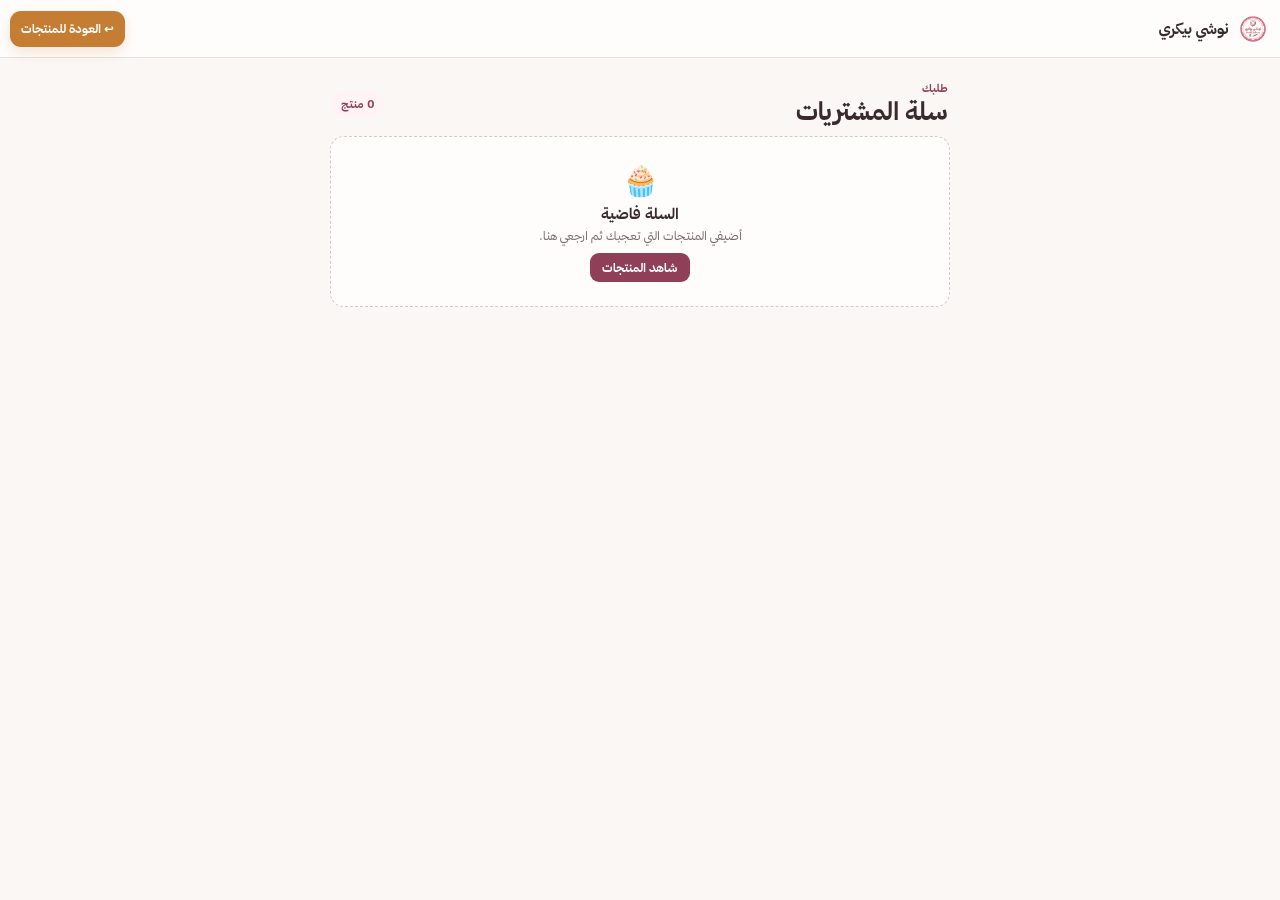
<file: cart.html>
<!doctype html>
<html lang="ar" dir="rtl">
<head>
  <meta charset="UTF-8" />
  <meta name="viewport" content="width=device-width, initial-scale=1, minimum-scale=1, maximum-scale=1, user-scalable=no, viewport-fit=cover" />
  <title>سلة الطلب | نوشي بيكري</title>
  <meta name="theme-color" content="#8f4058" />
  <link rel="icon" href="images/logo.png" />
  <link rel="stylesheet" href="assets/css/cart-v7.css?v=options-20261115-gift-symbols-align-20261110" />
</head>
<body>
  <header class="topbar">
    <a class="brand" id="brandLink" href="order.html#products">
      <img src="images/logo-480.webp" width="44" height="44" alt="شعار نوشي بيكري" />
      <span>نوشي بيكري</span>
    </a>
    <a class="back-button" id="backButton" href="order.html#products">↩ العودة للمنتجات</a>
  </header>

  <main class="page">
    <section class="cart-panel" aria-labelledby="pageTitle">
      <div class="panel-heading">
        <div>
          <p class="eyebrow">طلبك</p>
          <h1 id="pageTitle">سلة المشتريات</h1>
        </div>
        <span class="count-pill"><span id="cartCount">0</span> منتج</span>
      </div>

      <div id="emptyState" class="empty-state" hidden>
        <span aria-hidden="true">🧁</span>
        <strong>السلة فاضية</strong>
        <p>أضيفي المنتجات التي تعجبك ثم ارجعي هنا.</p>
        <a id="emptyBackButton" href="order.html#products">شاهد المنتجات</a>
      </div>

      <div id="cartItems" class="cart-items"></div>

      <form id="checkoutForm" class="checkout" novalidate>
        <section class="form-card" id="phoneSection">
          <div class="field" id="phoneField">
            <label for="customerPhone">📱 رقم الجوال <em>*</em></label>
            <input class="text-input" id="customerPhone" type="tel" inputmode="tel" autocomplete="tel" maxlength="16" placeholder="05XXXXXXXX" aria-describedby="phoneHint phoneError" />
            <p class="field-hint" id="phoneHint">نحتاجه لتأكيد الطلب والتواصل معك عند الحاجة.</p>
            <p class="error" id="phoneError"></p>
          </div>
        </section>

        <section class="form-card gift-panel" id="giftSection" aria-labelledby="giftSwitchTitle">
          <label class="gift-switch" for="giftEnabled">
            <span class="gift-switch-icon" aria-hidden="true">🎁</span>
            <span class="gift-switch-copy"><strong id="giftSwitchTitle">أرسلها هدية</strong><small>تجربة جميلة ومفاجأة خاصة لمن تحبين</small></span>
            <input type="checkbox" id="giftEnabled" aria-controls="giftFields" />
            <span class="gift-toggle-track" aria-hidden="true"></span>
          </label>
          <div id="giftFields" hidden>
            <div class="gift-step" aria-labelledby="giftPeopleTitle">
              <h3 id="giftPeopleTitle"><span class="gift-step-number">1</span> لمين الهدية؟</h3>
              <div class="gift-grid">
                <label>اسم المُهدية <em>*</em><input id="giftSenderName" class="text-input" maxlength="80" autocomplete="name" placeholder="اسمك الجميل" /></label>
                <label>جوال المُهدية <em>*</em><input id="giftSenderPhone" class="text-input" type="tel" inputmode="tel" dir="ltr" maxlength="16" autocomplete="tel" placeholder="05XXXXXXXX" /></label>
                <label>اسم المستلمة <em>*</em><input id="giftRecipientName" class="text-input" maxlength="80" placeholder="اسم اللي بتفرحينها" /></label>
                <label>جوال المستلمة <em>*</em><input id="giftRecipientPhone" class="text-input" type="tel" inputmode="tel" dir="ltr" maxlength="16" placeholder="05XXXXXXXX" /></label>
              </div>
            </div>
            <div class="gift-step" id="giftMessageStep">
              <h3><span class="gift-step-number">2</span> 💌 اكتبي كلماتك الحلوة للمستلمة <em>*</em></h3>
              <div class="gift-option-row" role="radiogroup" aria-label="طريقة كتابة الرسالة">
                <label class="gift-radio-card"><input type="radio" name="giftMessageMode" value="suggested" checked /><span>رسالة نوشي المقترحة</span></label>
                <label class="gift-radio-card"><input type="radio" name="giftMessageMode" value="custom" /><span>أكتب رسالتي بنفسي</span></label>
              </div>
              <label class="gift-text-label" for="giftMessage">رسالتك داخل الهدية</label>
              <textarea id="giftMessage" class="text-input" dir="rtl" maxlength="600" rows="4" required></textarea>
            </div>
            <div class="gift-step" id="giftThemeStep">
              <h3><span class="gift-step-number">3</span> 🎀 اختاري شكل المفاجأة <em>*</em></h3>
              <p class="gift-step-tip">اختاري القالب، ثم شوفي هديتك.</p>
              <div class="gift-themes" role="radiogroup" aria-label="قالب الهدية">
                <label class="gift-theme-choice"><input type="radio" name="giftTheme" value="rose" /><span class="gift-theme-art rose-art" aria-hidden="true">✿</span><span class="gift-theme-name">ورد<small>ناعم ووردي</small></span></label>
                <label class="gift-theme-choice"><input type="radio" name="giftTheme" value="luxury" /><span class="gift-theme-art luxury-art" aria-hidden="true">✦</span><span class="gift-theme-name">فخامة<small>خمري وذهبي</small></span></label>
                <label class="gift-theme-choice"><input type="radio" name="giftTheme" value="joy" /><span class="gift-theme-art joy-art" aria-hidden="true">✺</span><span class="gift-theme-name">فرح<small>ألوان مبهجة</small></span></label>
              </div>
              <button type="button" class="gift-preview-launch" id="giftPreviewSelected" disabled>✨ شوفي هديتك</button>
            </div>
            <div class="gift-step" id="giftScheduleStep">
              <h3><span class="gift-step-number">4</span> 📅 من تختار موعد التوصيل؟ <em>*</em></h3>
              <div class="gift-option-stack" role="radiogroup" aria-label="طريقة اختيار الموعد">
                <label class="gift-radio-card"><input type="radio" name="giftScheduleMode" value="sender" /><span>أنا أحدد الموعد بنفسي<small>نستأذن المستلمة قبل اعتماد الموعد</small></span></label>
                <label class="gift-radio-card"><input type="radio" name="giftScheduleMode" value="recipient" /><span>المستلمة تختار الموعد<small>نرسل لها رابط الهدية لتختار وقتها</small></span></label>
              </div>
              <div class="gift-schedule-hint" id="giftScheduleHint" role="status" aria-live="polite" hidden>
                <span class="gift-hint-icon" aria-hidden="true">✦</span>
                <span class="gift-hint-body"><strong id="giftScheduleHintTitle"></strong><span id="giftScheduleHintText"></span></span>
              </div>
              <label class="gift-consent"><input id="giftConsent" type="checkbox" /><span>أوافق على تواصل فريق نوشي مع المستلمة لتنسيق توصيل الهدية. <em>*</em></span></label>
            </div>
            <p class="error" id="giftError" role="alert"></p>
          </div>
        </section>
        <section class="form-card" id="deliverySection">
          <h2>🚚 نطاق التوصيل <em>*</em></h2>
          <div class="delivery-grid" id="deliveryGroup">
            <label class="delivery-choice">
              <input type="radio" name="delivery" value="inside" />
              <span><b>داخل المذنب</b><small>10 ريال</small></span>
            </label>
            <label class="delivery-choice">
              <input type="radio" name="delivery" value="outside" />
              <span><b>خارج المذنب</b><small>25 ريال</small></span>
            </label>
          </div>
          <p class="error" id="deliveryError"></p>
        </section>

        <section class="form-card" id="scheduleSection">
          <h2>⏰ موعد التوصيل</h2>
          <div class="schedule-grid">
            <div class="field" id="dateField">
              <label for="deliveryDate">تاريخ التوصيل <em>*</em></label>
              <div class="picker-control" id="dateControl">
                <span aria-hidden="true">📅</span>
                <b id="dateText" dir="rtl">اختاري التاريخ</b>
                <input class="native-picker" id="deliveryDate" type="date" aria-label="تاريخ التوصيل" />
              </div>
              <p class="error" id="dateError"></p>
            </div>

            <div class="field" id="timeField">
              <label for="deliveryTime">وقت التوصيل <em>*</em></label>
              <div class="picker-control select-picker" id="timeControl">
                <span aria-hidden="true">🕐</span>
                <select id="deliveryTime" class="time-select" aria-label="وقت التوصيل">
                  <option value="">اختاري الوقت</option>
                </select>
              </div>
              <p class="field-hint delivery-time-hint">الأوقات المتاحة من <span class="hint-time" data-noshi-display-skip><span dir="rtl">صباحًا</span><span dir="ltr">6:00</span></span> إلى <span class="hint-time" data-noshi-display-skip><span dir="rtl">صباحًا</span><span dir="ltr">12:00</span></span></p>
              <p class="error" id="timeError"></p>
            </div>
          </div>
        </section>

        <section class="form-card" id="notesSection">
          <label class="notes-label" for="notes">ملاحظات الطلب <small>(اختياري)</small></label>
          <textarea id="notes" rows="3" placeholder="مثال: تقليل كمية السكر، أو أي ملاحظة مهمة"></textarea>
        </section>
<section class="form-card" id="couponSection">
  <label class="notes-label" for="couponInput">
    🎟️ عندك كود خصم؟
  </label>

  <div class="coupon-controls">
    <input
      id="couponInput"
      type="text"
      maxlength="32"
      autocomplete="off"
      placeholder="اكتب كود الخصم"
    />
    <button id="couponApply" class="coupon-action" type="button">تطبيق</button>
    <button id="couponRemove" class="coupon-action" type="button" hidden>إزالة</button>
  </div>

  <p id="couponMessage" role="status" aria-live="polite" data-state="neutral"></p>

</section>
        <section class="summary" aria-live="polite">
          <div><span id="subtotalLabel">مجموع المنتجات</span><b id="subtotal">0 ريال</b></div>
          <div class="discount-row" id="discountRow" hidden><span>الخصم</span><b id="discountAmount">− 0 ريال</b></div>
          <div id="couponDiscountRow" hidden>
  <span>🎟️ خصم الكوبون</span>
  <b id="couponDiscountAmount">− 0 ريال</b>
</div>
          <div><span>التوصيل</span><b id="deliveryFee">لم يُحدد</b></div>
          <div class="total"><span>الإجمالي النهائي</span><strong id="grandTotal">0 ريال</strong></div>
        </section>

        <p class="form-message" id="formMessage" role="alert"></p>
        <button class="submit-button" id="submitButton" type="submit">
          <span aria-hidden="true">✅</span>
          <span id="submitButtonText">اعتماد الطلب</span>
        </button>
      </form>
    </section>
  </main>

  <dialog class="gift-preview-modal" id="giftPreviewDialog" aria-label="معاينة الهدية التفاعلية">
    <div class="gift-preview-shell">
      <div class="gift-preview-top"><div><strong>✨ جربي الهدية بنفسك</strong><small>هذه هي تجربة المستلمة الفعلية — بدون إرسال طلب</small></div><button type="button" id="giftPreviewClose" class="gift-preview-close" aria-label="إغلاق المعاينة">✕ إغلاق</button></div>
      <div class="gift-preview-tabs" role="group" aria-label="تبديل قالب الهدية">
        <button type="button" data-preview-theme="rose">🌸 ورد</button>
        <button type="button" data-preview-theme="luxury">✨ فخامة</button>
        <button type="button" data-preview-theme="joy">🎉 فرح</button>
      </div>
      <button type="button" class="gift-preview-select" id="giftPreviewUse">✓ اعتمدي هذا القالب</button>
      <iframe id="giftPreviewFrame" title="تجربة فتح الهدية" src="about:blank" loading="lazy" referrerpolicy="no-referrer" sandbox="allow-scripts allow-same-origin"></iframe>
    </div>
  </dialog>
  <div class="toast" id="toast" role="status" aria-live="polite"></div>
  <dialog class="status-dialog success-dialog" id="orderSuccessDialog" aria-labelledby="orderSuccessTitle">
    <div class="status-dialog-card success-card" id="orderSuccessMain">
      <div class="success-mark" aria-hidden="true"><span>✓</span></div>

      <div class="success-heading">
        <h2 id="orderSuccessTitle">وصل طلبك لنوشي! 🎉</h2>
        <p>تم تسجيل طلبك بنجاح.</p>
      </div>

      <div class="order-ticket" aria-label="رقم الطلب">
        <span>رقم طلبك</span>
        <strong class="success-order-number" id="successOrderNumber" dir="ltr">—</strong>
      </div>

      <p class="success-message" id="checkoutSuccessMessage">تكرّمًا، أرسل رقم الطلب لنا على الواتساب علشان نتابع طلبك بسهولة.</p>
      <div class="gift-success-next" id="checkoutGiftSuccessNote" hidden>
        <strong>وش يصير بعد الطلب؟</strong>
        <div class="gift-success-point"><span aria-hidden="true">1</span><p>نتواصل مع المستلمة لإرسال رابط الهدية وتأكيد الموعد.</p></div>
        <div class="gift-success-point"><span aria-hidden="true">2</span><p>أرسلي رقم الطلب لنا على واتساب للمتابعة.</p></div>
      </div>

      <div class="whatsapp-handoff" id="checkoutWhatsappHandoff" aria-live="polite">
        <p>سيتم تحويلك تلقائيًا إلى واتساب خلال <b id="whatsAppCountdown">10</b> ثوانٍ</p>
        <div class="countdown-track" aria-hidden="true"><span id="whatsAppCountdownBar"></span></div>
      </div>

      <button class="success-close" id="successWhatsAppButton" type="button">إرسال رقم الطلب عبر واتساب</button>
    </div>

    <div class="status-dialog-card success-card thanks-card noshi-signature-card" id="orderThanksPanel" hidden>
      <button class="thanks-close" id="thanksCloseButton" type="button" aria-label="إغلاق">×</button>

      <div class="thanks-content">
        <div class="thanks-emoji" aria-hidden="true">🌝💕</div>
        <h2>شكرًا لطلبك من نوشي</h2>
        <p>نتمنى لك تجربة جميلة 💕</p>
      </div>
    </div>
  </dialog>

  <script src="assets/js/products-v5.js?v=options-20261115" defer></script>
  <script src="assets/js/offers-v7.js" defer></script>
  <script src="assets/js/product-options-v1.js?v=options-20261115" defer></script>
  <script src="assets/js/cart-store-v7.js?v=options-20261115" defer></script>
  <script src="assets/js/order-api-config-v1.js" defer></script>
  <script src="assets/js/cart-v7.js?v=options-20261115" defer></script><script src="assets/js/display-format.js?v=1.0.0" defer></script>
</body>
</html>
</file>
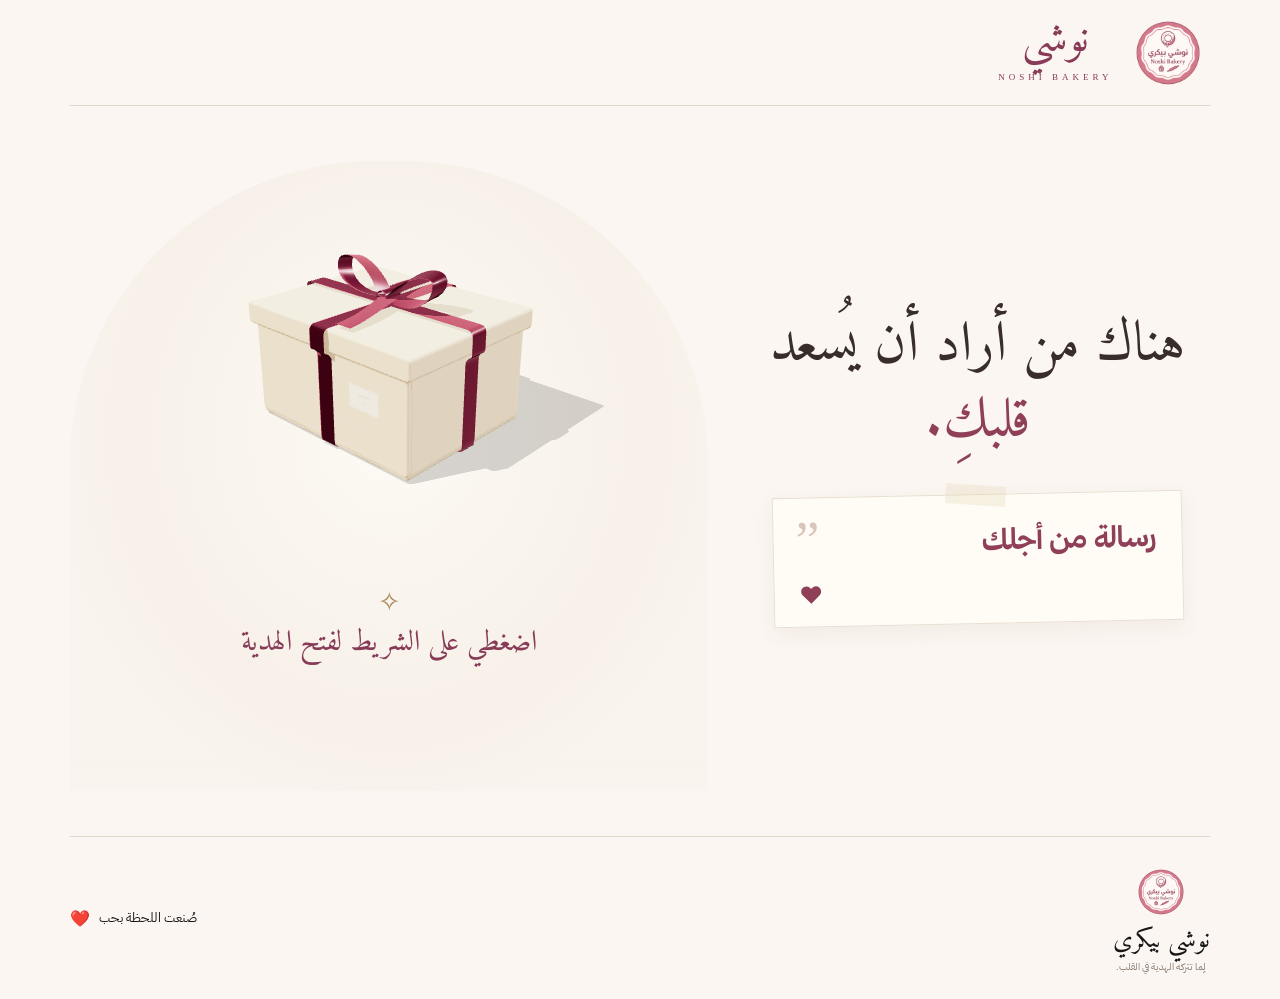
<file: gift.html>
<!DOCTYPE html>

<html dir="rtl" lang="ar"><head><meta charset="utf-8"/><meta content="width=device-width,initial-scale=1" name="viewport"/><meta content="#f5f0e8" name="theme-color"/><meta content="هدية اختيرت لكِ بحب. افتحي الشريط، اكتشفي التفاصيل، واختاري موعد وصولها." name="description"/><title>هديتك من نوشي 🎁</title><link href="assets/css/gift.css?v=gift-round2-20261109" rel="stylesheet"/><meta content="no-referrer" name="referrer"/><meta content="noindex,nofollow" name="robots"/></head>
<body class="gift-theme-pending"><header><div class="brand-group"><img class="noshi-logo" src="images/Noshi.webp" alt="شعار نوشي بيكري" width="84" height="84"/><a aria-label="نوشي الرئيسية" class="brand" href="order.html">نوشي<span>NOSHI BAKERY</span></a></div></header>
<main><section class="experience"><div class="story"><h1>هناك من أراد أن يُسعد <span class="heartword">قلبكِ.</span></h1><article class="letter"><span class="letter-label">رسالة من أجلك</span><span class="quote">”</span><p></p><div class="signature"><span></span><span class="heart"><svg class="letter-heart-icon" aria-hidden="true" viewBox="0 0 24 24" width="23" height="23" xmlns="http://www.w3.org/2000/svg"><path fill="currentColor" d="M20.84 4.61a5.5 5.5 0 0 0-7.78 0L12 5.67l-1.06-1.06a5.5 5.5 0 0 0-7.78 7.78l1.06 1.06L12 21.23l7.78-7.78 1.06-1.06a5.5 5.5 0 0 0 0-7.78Z"/></svg></span></div></article></div>
<div class="gift-area"><div aria-label="صندوق هدية ثلاثي الأبعاد" id="stage"><div id="loading">نرتّب لكِ لحظة جميلة…</div><button aria-label="اضغطي على شريط الهدية لفكه" disabled="" id="gift-hit"></button></div><div class="scene-caption"><span class="spark" id="scene-spark">✧</span><p aria-live="polite" id="instruction">اضغطي على الشريط لفتح الهدية</p><button class="details-button" hidden="" id="action">اضغطي هنا لمعرفة المزيد</button></div></div></section>
<section class="reveal" hidden="" id="reveal"><div class="section-title"><h2>هدايا اختيرت لكِ بحب</h2></div><div class="products products-photos"></div>
<section class="delivery" id="delivery"><div class="delivery-intro"><h2>متى يناسبك توصيل هديتك؟</h2><p class="demo-note" hidden="" id="demo-note">هذه معاينة فقط؛ لم يُحفظ الموعد.</p></div><div class="proposed-appointment" hidden="" id="proposed-appointment"><p class="proposed-heading" id="proposed-heading">المُهدية اختارت لكِ هذا الموعد، هل يناسبك؟</p><p class="proposed-value" dir="ltr" id="proposed-value"></p><div class="proposed-options"><button class="choice-button" id="accept-proposed" type="button">نعم، الموعد يناسبني</button><button class="choice-button secondary" id="change-proposed" type="button">لا، أبي أحدد بنفسي</button></div></div><form hidden="" id="schedule"><label for="date">تاريخ التوصيل</label><div class="gift-date-control" id="gift-date-control"><span aria-hidden="true">📅</span><b id="gift-date-text" dir="rtl">اختاري التاريخ</b><input aria-label="تاريخ التوصيل" id="date" required="" type="date"/></div><fieldset><legend>وقت التوصيل</legend><select aria-label="وقت التوصيل" id="time" required=""><option value="">اختاري الوقت</option></select></fieldset><button class="primary" type="submit">تأكيد موعد توصيل هديتي</button></form><div hidden="" id="confirmation" role="status"></div></section></section>
</main><footer><span class="footer-brand"><img class="footer-noshi-logo" src="images/Noshi.webp" alt="شعار نوشي بيكري" width="60" height="60"/><span class="footer-brand-name">نوشي بيكري</span> <small>لِما تتركه الهدية في القلب.</small></span><span><span class="footer-love">صُنعت اللحظة بحب <b aria-label="قلب أحمر ينبض">❤️</b></span></span></footer><script defer="" src="assets/js/products-v5.js"></script><script defer="" src="assets/js/order-api-config-v1.js"></script><script src="assets/js/gift-3d.js?v=gift-time-20261112" type="module"></script></body></html>
</file>
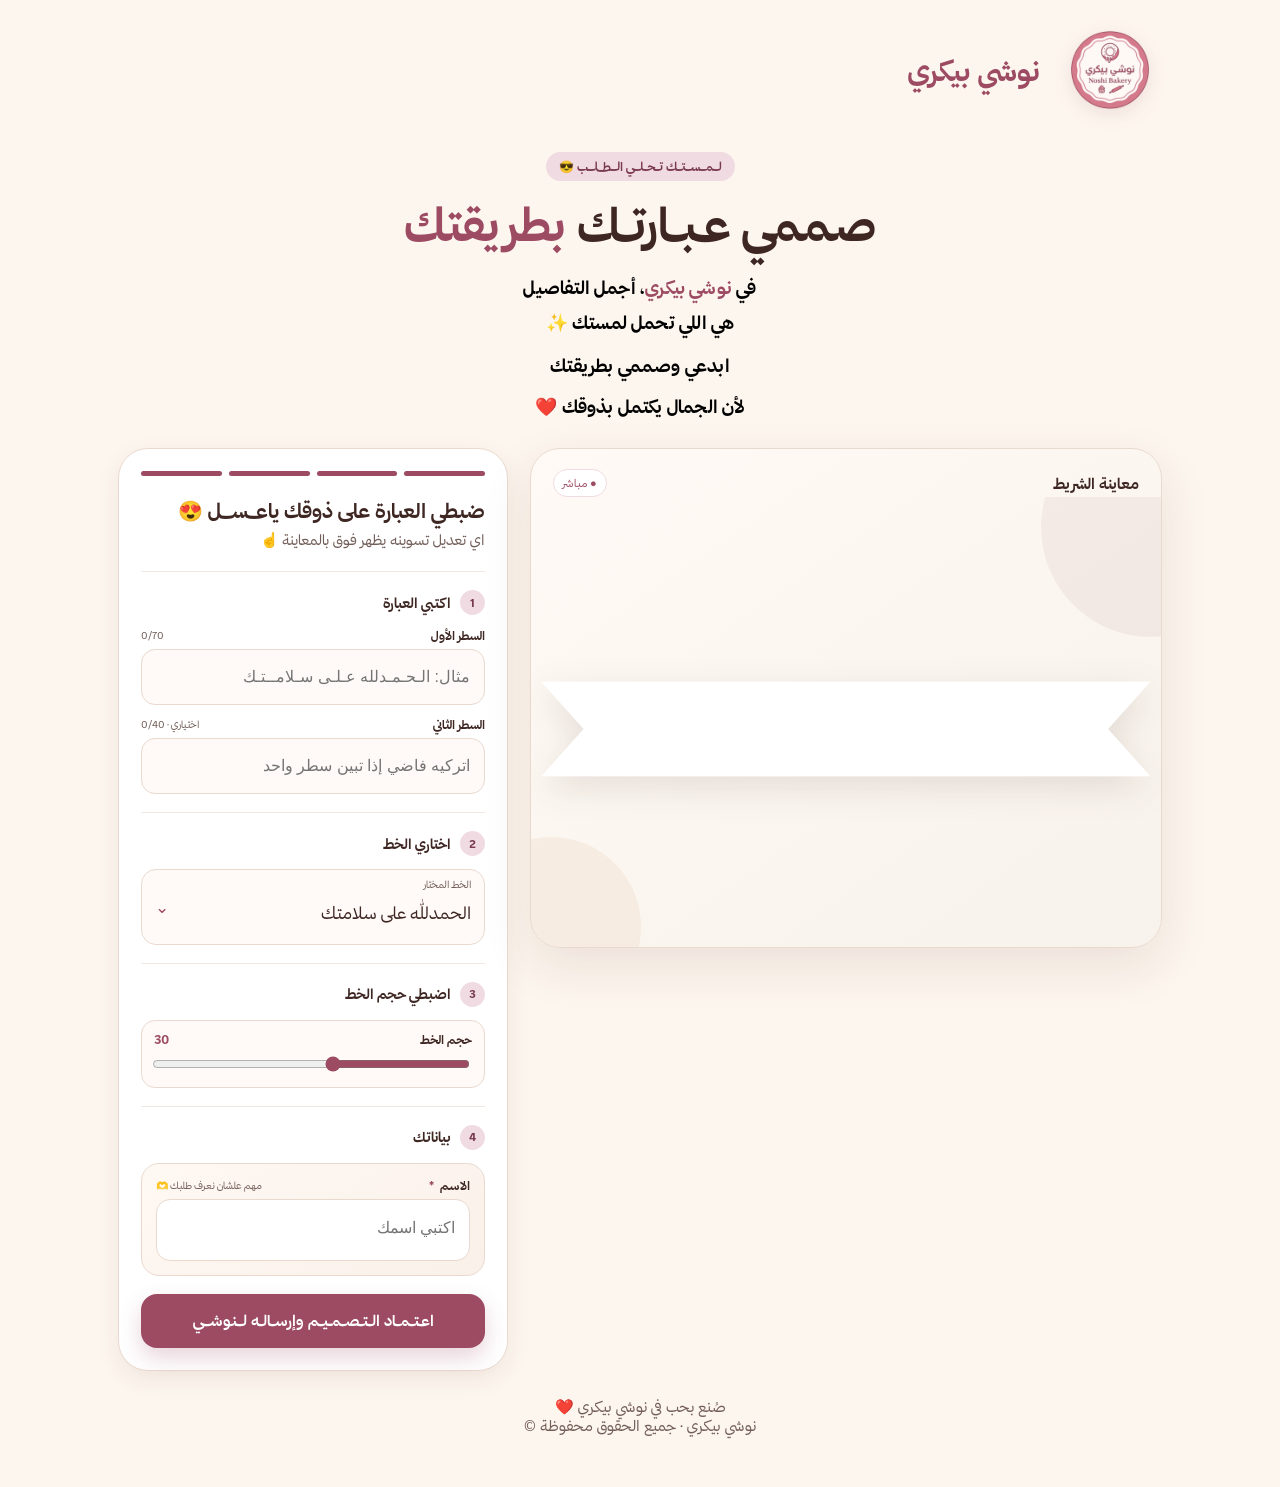
<file: ribbon.html>
<!doctype html>
<html lang="ar" dir="rtl">
  <head>
    <meta charset="utf-8" />
    <meta
      name="viewport"
      content="width=device-width,initial-scale=1,maximum-scale=1,user-scalable=no"
    />
    <meta name="theme-color" content="#9c4b63" />
    <style>
      @font-face {
        font-family: "Thmanyah";
        src: url("./fonts/thmanyahsans-Regular.woff2") format("woff2");
        font-weight: 400;
        font-display: swap;
      }
      @font-face {
        font-family: "Thmanyah";
        src: url("./fonts/thmanyahsans-Bold.woff2") format("woff2");
        font-weight: 700 900;
        font-display: swap;
      }
      @font-face {
        font-family: "DigitalMadina";
        src: url("./fonts/DigitalMadina-NON%20V1.ttf") format("truetype");
        font-weight: 400;
        font-display: swap;
      }
      @font-face {
        font-family: "MilanDisplay";
        src: url("./fonts/Milan%20Display%20Black.otf") format("opentype");
        font-weight: 400;
        font-display: swap;
      }
      @font-face {
        font-family: "ZainSwashes";
        src: url("./fonts/zainmobileswashes-VF.ttf") format("truetype");
        font-weight: 400;
        font-display: swap;
      }
      @font-face {
        font-family: "Hajeen";
        src: url("./fonts/Hajeen-Regular.ttf") format("truetype");
        font-weight: 400;
        font-display: swap;
      }
      :root {
        --primary: #9c4b63;
        --primary-dark: #793a4f;
        --primary-light: #f1dbe3;
        --honey: #d4a373;
        --cream: #fdf6ee;
        --beige: #f7f2eb;
        --white: #fff;
        --ink: #3e2723;
        --muted: #725e58;
        --border: #ead9cf;
        --shadow: 0 18px 50px rgba(74, 44, 39, 0.1);
        --shadow-sm: 0 8px 24px rgba(74, 44, 39, 0.07);
        --radius: 24px;
      }
      * {
        box-sizing: border-box;
      }
      html {
        scroll-behavior: smooth;
      }
      body {
        margin: 0;
        background: var(--cream);
        color: var(--ink);
        font-family: Thmanyah, Tahoma, Arial, sans-serif;
        min-height: 100vh;
      }
      button,
      input,
      select {
        font: inherit;
      }
      button {
        cursor: pointer;
      }
      .page {
        max-width: 1080px;
        margin: auto;
        padding: 18px 18px 52px;
      }
      .topbar {
        min-height: 100px;
        display: flex;
        align-items: center;
        justify-content: space-between;
        gap: 20px;
      }
      .brand {
        display: flex;
        align-items: center;
        gap: 18px;
      }
      .brand img {
        width: 104px;
        height: 104px;
        object-fit: contain;
        filter: drop-shadow(0 5px 9px rgba(121, 58, 79, 0.12));
      }
      .brand-title {
        font-weight: 900;
        color: var(--primary);
        font-size: 28px;
      }
      .brand-sub {
        font-size: 18px;
        color: var(--muted);
        margin-top: 1px;
      }
      .safe {
        font-size: 12px;
        color: var(--muted);
        display: flex;
        align-items: center;
        gap: 7px;
      }
      .safe-dot {
        width: 8px;
        height: 8px;
        border-radius: 50%;
        background: var(--honey);
      }
      .intro {
        text-align: center;
        padding: 30px 12px 24px;
      }
      .pill {
        display: inline-flex;
        align-items: center;
        gap: 7px;
        background: var(--primary-light);
        color: var(--primary-dark);
        font-size: 12px;
        font-weight: 800;
        padding: 7px 13px;
        border-radius: 999px;
        margin-bottom: 14px;
      }
      .intro h1 {
        margin: 0;
        font-size: clamp(28px, 6vw, 46px);
        line-height: 1.28;
        font-weight: 900;
      }
      .intro h1 span {
        color: var(--primary);
      }
      .intro p,
      .intro p strong,
      .intro p .intro-highlight,
      .intro p span,
      .intro p .accent {
        max-width: 620px;
        margin: 16px auto 0;
        color: #000;
        font-size: 18px;
        font-weight: 800;
        letter-spacing: 0.01em;
        line-height: 1.95;
      }
      .intro p strong {
        display: block;
        margin-bottom: 8px;
      }
      .intro p .intro-highlight {
        display: block;
        margin: 6px 0;
      }
      .intro p .accent {
        color: var(--primary);
      }
      .designer {
        display: grid;
        grid-template-columns: 1fr 390px;
        gap: 22px;
        align-items: start;
      }
      .preview-panel {
        position: sticky;
        top: 16px;
        background: linear-gradient(145deg, #fffaf5, #f7f2eb);
        border: 1px solid var(--border);
        border-radius: 30px;
        box-shadow: var(--shadow);
        overflow: hidden;
        min-height: 500px;
        display: flex;
        flex-direction: column;
      }
      .preview-head {
        padding: 20px 22px 0;
        display: flex;
        justify-content: space-between;
        align-items: center;
      }
      .preview-title {
        font-weight: 900;
        font-size: 15px;
      }
      .live {
        font-size: 11px;
        color: var(--primary);
        background: #fff;
        border: 1px solid var(--primary-light);
        padding: 6px 9px;
        border-radius: 999px;
      }
      .stage {
        flex: 1;
        display: flex;
        align-items: center;
        justify-content: center;
        padding: 48px 30px 34px;
        position: relative;
        overflow: hidden;
      }
      .stage:before,
      .stage:after {
        content: "";
        position: absolute;
        border-radius: 50%;
        pointer-events: none;
      }
      .stage:before {
        width: 220px;
        height: 220px;
        background: rgba(156, 75, 99, 0.08);
        right: -100px;
        top: -80px;
      }
      .stage:after {
        width: 180px;
        height: 180px;
        background: rgba(212, 163, 115, 0.12);
        left: -70px;
        bottom: -70px;
      }
      .ribbon-wrap {
        /* المقاس المرجعي نفسه المستخدم في الطباعة: 21 سم */
        width: 210mm;
        max-width: none;
        flex: 0 0 auto;
        position: relative;
        z-index: 2;
        transform-origin: center center;
        filter: drop-shadow(0 14px 22px rgba(62, 39, 35, 0.12));
      }
      .ribbon {
        width: 100%;
        min-height: 124px;
        background: #fff;
        color: #000;
        clip-path: polygon(0 0, 7% 50%, 0 100%, 100% 100%, 93% 50%, 100% 0);
        display: flex;
        flex-direction: column;
        align-items: center;
        justify-content: center;
        padding: 18px 9%;
        text-align: center;
        gap: 5px;
      }
      .ribbon-line {
        display: flex;
        align-items: center;
        justify-content: center;
        gap: 0.18em;
        white-space: nowrap;
        max-width: 100%;
        font-size: 32px;
        line-height: 1.25;
      }
      .ribbon-line.second:empty {
        display: none;
      }
      .preview-caption {
        text-align: center;
        padding: 0 22px 23px;
        color: var(--muted);
        font-size: 11px;
        line-height: 1.7;
      }
      .form-card {
        background: #fff;
        border: 1px solid var(--border);
        border-radius: 30px;
        box-shadow: var(--shadow-sm);
        padding: 22px;
      }
      .progress {
        display: flex;
        gap: 7px;
        margin-bottom: 22px;
      }
      .progress span {
        height: 5px;
        border-radius: 999px;
        background: var(--beige);
        flex: 1;
      }
      .progress span.active {
        background: var(--primary);
      }
      .form-title {
        font-size: 20px;
        font-weight: 900;
        margin: 0 0 5px;
      }
      .form-note {
        font-size: 14.5px;
        color: var(--muted);
        margin: 0 0 20px;
        line-height: 1.6;
      }
      .section {
        padding: 18px 0;
        border-top: 1px solid #f2e8e1;
      }
      .section:first-of-type {
        border-top: 0;
        padding-top: 0;
      }
      .section-label {
        display: flex;
        align-items: center;
        gap: 9px;
        font-weight: 900;
        font-size: 14px;
        margin-bottom: 13px;
      }
      .num {
        width: 25px;
        height: 25px;
        border-radius: 50%;
        display: grid;
        place-items: center;
        background: var(--primary-light);
        color: var(--primary-dark);
        font-size: 11px;
        font-weight: 900;
      }
      .field {
        margin-bottom: 12px;
      }
      .field:last-child {
        margin-bottom: 0;
      }
      .label {
        display: flex;
        justify-content: space-between;
        align-items: center;
        font-size: 12px;
        font-weight: 800;
        margin-bottom: 6px;
      }
      .label small {
        font-weight: 400;
        color: var(--muted);
      }
      .input,
      .select {
        width: 100%;
        height: 48px;
        border: 1px solid var(--border);
        border-radius: 14px;
        background: #fffaf7;
        color: var(--ink);
        padding: 0 13px;
        outline: none;
        transition: 0.18s;
      }
      .input:focus,
      .select:focus {
        border-color: var(--primary);
        box-shadow: 0 0 0 4px rgba(156, 75, 99, 0.09);
        background: #fff;
      }
      .rangebox {
        background: #fffaf7;
        border: 1px solid var(--border);
        border-radius: 14px;
        padding: 11px 12px;
      }
      .rangehead {
        display: flex;
        justify-content: space-between;
        align-items: center;
        margin-bottom: 7px;
        font-size: 12px;
        font-weight: 800;
      }
      .rangevalue {
        color: var(--primary);
        font-size: 12px;
      }
      .range {
        width: 100%;
        accent-color: var(--primary);
      }
      .font-picker {
        position: relative;
      }
      .font-trigger {
        width: 100%;
        min-height: 54px;
        border: 1px solid var(--border);
        border-radius: 15px;
        background: #fffaf7;
        padding: 8px 13px;
        display: flex;
        align-items: center;
        justify-content: space-between;
        gap: 12px;
        color: var(--ink);
        transition: 0.18s;
      }
      .font-trigger:hover,
      .font-trigger.open {
        border-color: var(--primary);
        box-shadow: 0 0 0 4px rgba(156, 75, 99, 0.07);
        background: #fff;
      }
      .font-current {
        display: flex;
        flex-direction: column;
        align-items: flex-start;
        gap: 2px;
        min-width: 0;
      }
      .font-current small {
        font-family: Thmanyah, Tahoma, sans-serif;
        color: var(--muted);
        font-size: 10px;
      }
      .font-current-preview {
        font-size: 17px;
        line-height: 1.9;
        white-space: nowrap;
        overflow: visible;
        max-width: 100%;
        padding-top: 4px;
        padding-bottom: 6px;
      }
      .font-arrow {
        font-family: Arial, sans-serif;
        color: var(--primary);
        font-size: 17px;
        transition: 0.18s;
      }
      .font-trigger.open .font-arrow {
        transform: rotate(180deg);
      }
      .font-menu {
        display: none;
        position: absolute;
        z-index: 50;
        top: calc(100% + 7px);
        right: 0;
        left: 0;
        background: #fff;
        border: 1px solid var(--border);
        border-radius: 17px;
        padding: 6px;
        box-shadow: 0 18px 45px rgba(62, 39, 35, 0.16);
        max-height: 290px;
        overflow: auto;
      }
      .font-menu.show {
        display: block;
        animation: fontPop 0.14s ease;
      }
      .font-item {
        width: 100%;
        border: 0;
        background: transparent;
        border-radius: 12px;
        padding: 10px 11px;
        display: flex;
        align-items: center;
        justify-content: space-between;
        gap: 10px;
        text-align: right;
        color: var(--ink);
      }
      .font-item:hover {
        background: #fff6f8;
      }
      .font-item.active {
        background: var(--primary-light);
        color: var(--primary-dark);
      }
      .font-sample {
        font-size: 17px;
        line-height: 1.5;
      }
      .font-name {
        display: none;
        font-family: Thmanyah, Tahoma, sans-serif;
        font-size: 10px;
        color: var(--muted);
        white-space: nowrap;
      }
      .font-item.active .font-name {
        color: var(--primary-dark);
      }
      @keyframes fontPop {
        from {
          opacity: 0;
          transform: translateY(-4px);
        }
        to {
          opacity: 1;
          transform: none;
        }
      }
      .heart {
        display: inline-block;
        animation: heartbeat 1.3s ease-in-out infinite;
      }

      @keyframes heartbeat {
        0%,
        100% {
          transform: scale(1);
        }
        15% {
          transform: scale(1.2);
        }
        30% {
          transform: scale(1);
        }
        45% {
          transform: scale(1.12);
        }
        60% {
          transform: scale(1);
        }
      }
      .customer-box {
        background: linear-gradient(145deg, #fff9f3, #f9f0e9);
        border: 1px solid var(--border);
        padding: 14px;
        border-radius: 18px;
        margin-top: 4px;
      }
      .customer-box .input {
        background: #fff;
      }
      .submit {
        width: 100%;
        min-height: 54px;
        border: 0;
        border-radius: 16px;
        background: var(--primary);
        color: #fff;
        font-weight: 900;
        font-size: 15px;
        box-shadow: 0 10px 22px rgba(156, 75, 99, 0.23);
        transition: 0.18s;
      }
      .submit:hover {
        background: var(--primary-dark);
        transform: translateY(-1px);
      }
      .submit:active {
        transform: translateY(0);
      }
      .under-submit {
        text-align: center;
        color: var(--muted);
        font-size: 10.5px;
        margin-top: 9px;
      }
      .success-note {
        display: none;
        margin-top: 12px;
        background: #fff8fb;
        border: 1px solid var(--primary-light);
        border-radius: 15px;
        padding: 12px 14px;
        text-align: center;
        color: var(--primary-dark);
        font-size: 12px;
        line-height: 1.8;
      }
      .success-note strong {
        display: inline-block;
        font-size: 14px;
        color: var(--ink);
        direction: ltr;
        letter-spacing: 0.04em;
        margin-inline: 4px;
      }
      .error-note {
        display: none;
        margin-top: 12px;
        background: #fff5f5;
        border: 1px solid #efcaca;
        border-radius: 15px;
        padding: 12px 14px;
        text-align: center;
        color: #8b3434;
        font-size: 12px;
        line-height: 1.7;
      }
      .field-error {
        display: none;
        margin-top: 7px;
        color: #9c4b63;
        font-size: 11px;
        font-weight: 700;
        align-items: center;
        gap: 5px;
      }
      .field-error.show {
        display: flex;
      }
      .input.invalid {
        border-color: #9c4b63 !important;
        background: #fff7f8 !important;
        box-shadow: 0 0 0 4px rgba(156, 75, 99, 0.08) !important;
      }
      .required-mark {
        color: #9c4b63;
        font-weight: 900;
        margin-right: 3px;
      }
      @keyframes fieldShake {
        0%,
        100% {
          transform: translateX(0);
        }
        25% {
          transform: translateX(3px);
        }
        75% {
          transform: translateX(-3px);
        }
      }
      .input.invalid {
        animation: fieldShake 0.18s ease 2;
      }
      .modal-backdrop {
        position: fixed;
        inset: 0;
        background: rgba(62, 39, 35, 0.38);
        backdrop-filter: blur(7px);
        display: none;
        align-items: center;
        justify-content: center;
        padding: 18px;
        z-index: 1000;
      }
      .modal-backdrop.show {
        display: flex;
      }
      .success-modal {
        width: min(100%, 430px);
        background: #fff;
        border: 1px solid rgba(255, 255, 255, 0.75);
        border-radius: 30px;
        box-shadow: 0 28px 80px rgba(62, 39, 35, 0.24);
        padding: 30px 24px 24px;
        text-align: center;
        position: relative;
        animation: pop 0.22s ease;
      }
      .modal-close {
        position: absolute;
        top: 14px;
        left: 14px;
        width: 36px;
        height: 36px;
        border: 0;
        border-radius: 50%;
        background: var(--beige);
        color: var(--muted);
        font-size: 22px;
        line-height: 1;
      }
      .modal-emoji {
        width: 74px;
        height: 74px;
        border-radius: 24px;
        margin: 2px auto 16px;
        display: grid;
        place-items: center;
        background: linear-gradient(145deg, var(--primary-light), #fff4e8);
        font-size: 36px;
        box-shadow: 0 12px 28px rgba(156, 75, 99, 0.12);
      }
      .success-modal h3 {
        margin: 0;
        color: var(--primary-dark);
        font-size: 24px;
        font-weight: 900;
      }
      .success-modal p {
        margin: 8px 0 18px;
        color: var(--muted);
        font-size: 13px;
        line-height: 1.8;
      }
      .order-card {
        background: var(--cream);
        border: 1px dashed #d8b3bf;
        border-radius: 20px;
        padding: 14px 16px;
        margin: 0 auto 18px;
      }
      .order-label {
        font-size: 11px;
        color: var(--muted);
        margin-bottom: 5px;
      }
      .order-code {
        font-size: 27px;
        font-weight: 900;
        color: var(--ink);
        direction: ltr;
        letter-spacing: 0.08em;
        white-space: nowrap;
      }
      .modal-done {
        width: 100%;
        height: 50px;
        border: 0;
        border-radius: 15px;
        background: var(--primary);
        color: #fff;
        font-weight: 900;
        font-size: 14px;
      }
      .modal-done:hover {
        background: var(--primary-dark);
      }
      @keyframes pop {
        from {
          transform: scale(0.96);
          opacity: 0;
        }
        to {
          transform: scale(1);
          opacity: 1;
        }
      }
      .footer {
        text-align: center;
        color: var(--muted);
        font-size: 15px;
        padding: 26px 0 0;
      }
      @media (max-width: 860px) {
        .designer {
          grid-template-columns: 1fr;
        }
        .preview-panel {
          position: relative;
          top: auto;
          min-height: 360px;
        }
        .form-card {
          padding: 18px;
        }
        .stage {
          padding: 42px 18px 28px;
        }
        .intro {
          padding-top: 18px;
        }
      }
      @media (max-width: 560px) {
        .page {
          padding: 10px 11px 34px;
        }
        .topbar {
          height: 84px;
        }
        .brand img {
          width: 64px;
          height: 64px;
        }
        .brand-title {
          font-size: 20px;
        }
        .safe {
          display: none;
        }
        .intro {
          padding: 22px 8px 18px;
        }
        .intro p {
          font-size: 12.5px;
        }
        .preview-panel,
        .form-card {
          border-radius: 22px;
        }
        .preview-panel {
          min-height: 310px;
        }
        .preview-head {
          padding: 16px 16px 0;
        }
        .stage {
          padding: 32px 10px 22px;
        }
        .preview-caption {
          padding-bottom: 16px;
        }
        .form-title {
          font-size: 18px;
        }
      }

      .apple-emoji {
        width: 1em;
        height: 1em;
        object-fit: contain;
        display: inline-block;
        vertical-align: -0.12em;
        margin: 0 0.035em;
      }
      @media print {
        .apple-emoji {
          -webkit-print-color-adjust: exact !important;
          print-color-adjust: exact !important;
        }
      }
      @font-face {
        font-family: "ArslanWessam";
        src: url("./fonts/4.ttf") format("truetype");
        font-weight: 400;
        font-display: swap;
      }
      @font-face {
        font-family: "ArefRuqaa";
        src: url("./fonts/aref-ruqaa-arabic-400-normal.woff") format("woff");
        font-weight: 400;
        font-display: swap;
      }
      @font-face {
        font-family: "DecoSpecial";
        src: url("./fonts/decotype-naskh-special.ttf") format("truetype");
        font-weight: 400;
        font-display: swap;
      }
      @font-face {
        font-family: "BisbeeTrial";
        src: url("./fonts/alfont_com_Bisbee_Trial_Rg.ttf") format("truetype");
        font-weight: 400;
        font-display: swap;
      }
      @font-face {
        font-family: "DimaNaskh";
        src: url("./fonts/dima-naskh-arabic.ttf") format("truetype");
        font-weight: 400;
        font-display: swap;
      }
      @font-face {
        font-family: "KAHandNaskh";
        src: url("./fonts/ka-hand-naskh-mob-v2.ttf") format("truetype");
        font-weight: 400;
        font-display: swap;
      }
      @font-face {
        font-family: "PlaypenExtraLight";
        src: url("./fonts/PlaypenSansArabic-ExtraLight.ttf") format("truetype");
        font-weight: 400;
        font-display: swap;
      }
      @font-face {
        font-family: "YearHandicrafts";
        src: url("./fonts/TheYearofHandicrafts-Regular.otf") format("opentype");
        font-weight: 400;
        font-display: swap;
      }
      @font-face {
        font-family: "YearCamel";
        src: url("./fonts/TheYearofTheCamel-Regular.otf") format("opentype");
        font-weight: 400;
        font-display: swap;
      }

      /* الحفاظ على المسافات التي يكتبها العميل كما هي */
      #preview1,
      #preview2,
      .font-sample,
      #fontCurrentPreview {
        white-space: pre-wrap;
      }
      #line1,
      #line2 {
        height: 56px;
        padding: 10px 14px;
        line-height: normal;
        font-family: Tahoma, Arial, sans-serif;
        font-size: 16px;
      }
      #customerName {
        height: 62px;
        padding: 12px 14px 16px !important;
        line-height: 1.2 !important;
        font-size: 16px;
        font-family: Tahoma, Arial, sans-serif !important;
        overflow: visible;
      }

      #customerName::placeholder {
        font-family: Tahoma, Arial, sans-serif !important;
        line-height: 1.2 !important;
      }
    </style>
  </head>
  <body>
    <main class="page">
      <header class="topbar">
        <div class="brand">
          <img
            src="https://noshibakery.github.io/Noshi/images/logo-480.webp"
            alt="شعار نوشي"
            onerror="this.style.display = 'none'"
          />
          <div>
            <div class="brand-title">نوشي بيكري</div>
          </div>
        </div>
      </header>

      <section class="intro">
        <div class="pill">لــمــســتــك تــحــلــي الـــطـــلـــب 😎</div>
        <h1>صممي عـبـارتـك <span>بطريقتك</span></h1>
        <p>
          <strong
            >في <span class="accent">نوشي بيكري</span>، أجمل التفاصيل <br />هي
            اللي تحمل لمستك ✨</strong
          >
          <span class="intro-highlight">ابدعي وصممي بطريقتك</span>
          <span>لأن الجمال يكتمل بذوقك ❤️</span>
        </p>
      </section>

      <section class="designer">
        <section class="preview-panel" aria-label="معاينة الشريط">
          <div class="preview-head">
            <div class="preview-title">معاينة الشريط</div>
            <div class="live">● مباشر</div>
          </div>
          <div class="stage">
            <div class="ribbon-wrap">
              <div class="ribbon" id="ribbon">
                <div class="ribbon-line" id="preview1"></div>
                <div class="ribbon-line second" id="preview2"></div>
              </div>
            </div>
          </div>
        </section>

        <section class="form-card">
          <div class="progress">
            <span class="active"></span><span class="active"></span
            ><span class="active"></span><span class="active"></span>
          </div>
          <h2 class="form-title">ضبطي العبارة على ذوقك ياعـــســـل 😍</h2>
          <p class="form-note">اي تعديل تسوينه يظهر فوق بالمعاينة ☝️</p>

          <div class="section">
            <div class="section-label">
              <span class="num">1</span> اكتبي العبارة
            </div>
            <div class="field">
              <div class="label">
                <span>السطر الأول</span
                ><small><span id="count1">0</span>/70</small>
              </div>
              <input
                class="input"
                id="line1"
                maxlength="70"
                value=""
                placeholder="مثال: الـحـمـدلله عـلـى سـلامــتـك"
              />
            </div>
            <div class="field">
              <div class="label">
                <span>السطر الثاني</span
                ><small>اختياري · <span id="count2">0</span>/40</small>
              </div>
              <input
                class="input"
                id="line2"
                maxlength="40"
                placeholder="اتركيه فاضي إذا تبين سطر واحد"
              />
            </div>
          </div>

          <div class="section">
            <div class="section-label">
              <span class="num">2</span> اختاري الخط
            </div>
            <div class="font-picker" id="fontPicker">
              <button type="button" class="font-trigger" id="fontTrigger">
                <span class="font-current"
                  ><small>الخط المختار</small
                  ><span
                    class="font-current-preview"
                    id="fontCurrentPreview"
                    style="
                      font-family: &quot;Thmanyah&quot;, Tahoma, sans-serif;
                    "
                    >الحمدلله على سلامتك</span
                  ></span
                >
                <span class="font-arrow">⌄</span>
              </button>
              <div class="font-menu" id="fontMenu">
                <button
                  type="button"
                  class="font-item active"
                  data-font="Thmanyah"
                >
                  <span
                    class="font-sample"
                    style="
                      font-family:
                        &quot;Thmanyah&quot;, Thmanyah, Tahoma, sans-serif;
                    "
                    >الحمدلله على سلامتك</span
                  ><span class="font-name">ثمانية</span>
                </button>
                <button
                  type="button"
                  class="font-item"
                  data-font="DigitalMadina"
                >
                  <span
                    class="font-sample"
                    style="
                      font-family:
                        &quot;DigitalMadina&quot;, Thmanyah, Tahoma, sans-serif;
                    "
                    >الحمدلله على سلامتك</span
                  ><span class="font-name">المدينة الرقمية</span>
                </button>
                <button
                  type="button"
                  class="font-item"
                  data-font="MilanDisplay"
                >
                  <span
                    class="font-sample"
                    style="
                      font-family:
                        &quot;MilanDisplay&quot;, Thmanyah, Tahoma, sans-serif;
                    "
                    >الحمدلله على سلامتك</span
                  ><span class="font-name">ميلان</span>
                </button>
                <button type="button" class="font-item" data-font="ZainSwashes">
                  <span
                    class="font-sample"
                    style="
                      font-family:
                        &quot;ZainSwashes&quot;, Thmanyah, Tahoma, sans-serif;
                    "
                    >الحمدلله على سلامتك</span
                  ><span class="font-name">زين</span>
                </button>
                <button type="button" class="font-item" data-font="Hajeen">
                  <span
                    class="font-sample"
                    style="
                      font-family:
                        &quot;Hajeen&quot;, Thmanyah, Tahoma, sans-serif;
                    "
                    >الحمدلله على سلامتك</span
                  ><span class="font-name">هجين</span>
                </button>
                <button
                  type="button"
                  class="font-item"
                  data-font="ArslanWessam"
                >
                  <span
                    class="font-sample"
                    style="
                      font-family:
                        &quot;ArslanWessam&quot;, Thmanyah, Tahoma, sans-serif;
                    "
                    >الحمدلله على سلامتك</span
                  ><span class="font-name">أرسلان وسام</span>
                </button>
                <button type="button" class="font-item" data-font="ArefRuqaa">
                  <span
                    class="font-sample"
                    style="
                      font-family:
                        &quot;ArefRuqaa&quot;, Thmanyah, Tahoma, sans-serif;
                    "
                    >الحمدلله على سلامتك</span
                  ><span class="font-name">Aref Ruqaa</span>
                </button>
                <button type="button" class="font-item" data-font="DecoSpecial">
                  <span
                    class="font-sample"
                    style="
                      font-family:
                        &quot;DecoSpecial&quot;, Thmanyah, Tahoma, sans-serif;
                    "
                    >الحمدلله على سلامتك</span
                  ><span class="font-name">DecoType Naskh Special</span>
                </button>
                <button type="button" class="font-item" data-font="BisbeeTrial">
                  <span
                    class="font-sample"
                    style="
                      font-family:
                        &quot;BisbeeTrial&quot;, Thmanyah, Tahoma, sans-serif;
                    "
                    >الحمدلله على سلامتك</span
                  ><span class="font-name">Bisbee</span>
                </button>
                <button type="button" class="font-item" data-font="DimaNaskh">
                  <span
                    class="font-sample"
                    style="
                      font-family:
                        &quot;DimaNaskh&quot;, Thmanyah, Tahoma, sans-serif;
                    "
                    >الحمدلله على سلامتك</span
                  ><span class="font-name">Dima Naskh</span>
                </button>
                <button type="button" class="font-item" data-font="KAHandNaskh">
                  <span
                    class="font-sample"
                    style="
                      font-family:
                        &quot;KAHandNaskh&quot;, Thmanyah, Tahoma, sans-serif;
                    "
                    >الحمدلله على سلامتك</span
                  ><span class="font-name">KA Hand Naskh</span>
                </button>
                <button
                  type="button"
                  class="font-item"
                  data-font="PlaypenExtraLight"
                >
                  <span
                    class="font-sample"
                    style="
                      font-family:
                        &quot;PlaypenExtraLight&quot;, Thmanyah, Tahoma,
                        sans-serif;
                    "
                    >الحمدلله على سلامتك</span
                  ><span class="font-name">Playpen ExtraLight</span>
                </button>
                <button
                  type="button"
                  class="font-item"
                  data-font="YearHandicrafts"
                >
                  <span
                    class="font-sample"
                    style="
                      font-family:
                        &quot;YearHandicrafts&quot;, Thmanyah, Tahoma,
                        sans-serif;
                    "
                    >الحمدلله على سلامتك</span
                  ><span class="font-name">The Year of Handicrafts</span>
                </button>
                <button type="button" class="font-item" data-font="YearCamel">
                  <span
                    class="font-sample"
                    style="
                      font-family:
                        &quot;YearCamel&quot;, Thmanyah, Tahoma, sans-serif;
                    "
                    >الحمدلله على سلامتك</span
                  ><span class="font-name">The Year of The Camel</span>
                </button>
              </div>
            </div>
          </div>

          <div class="section">
            <div class="section-label">
              <span class="num">3</span> اضبطي حجم الخط
            </div>
            <div class="rangebox">
              <div class="rangehead">
                <span>حجم الخط</span
                ><span class="rangevalue" id="fontValue">30</span>
              </div>
              <input
                class="range"
                type="range"
                id="fontSize"
                min="18"
                max="46"
                value="30"
              />
            </div>
          </div>

          <div class="section">
            <div class="section-label"><span class="num">4</span> بياناتك</div>
            <div class="customer-box">
              <div class="field">
                <div class="label">
                  <span>الاسم <span class="required-mark">*</span></span
                  ><small>مهم علشان نعرف طلبك 🫶</small>
                </div>
                <input
                  class="input"
                  id="customerName"
                  maxlength="40"
                  placeholder="اكتبي اسمك"
                  aria-describedby="customerNameError"
                />
                <div class="field-error" id="customerNameError">
                  ⚠ اكتبي اسمك علشان نعرف طلبك ياحلوة
                </div>
              </div>
            </div>
          </div>

          <button class="submit" id="submitBtn" type="button">
            اعـتـمـاد الـتـصـمـيـم وإرسـالـه لــنــوشــي
          </button>
          <div class="success-note" id="successNote">
            تم اعتماد تصميمك وإرساله لنوشي 🎀 رقم طلبك:
            <strong id="orderNumberInline"></strong>
          </div>
          <div class="error-note" id="errorNote">
            تعذر إرسال الطلب الآن. حاولي مرة أخرى.
          </div>
        </section>
      </section>
      <footer class="footer">
        صُنع بحب في نوشي بيكري
        <span class="heart">❤️</span>
        <br />
        نوشي بيكري · جميع الحقوق محفوظة ©
      </footer>
    </main>
    <div
      class="modal-backdrop"
      id="successModal"
      role="dialog"
      aria-modal="true"
      aria-labelledby="modalTitle"
    >
      <div class="success-modal">
        <button
          class="modal-close"
          id="modalClose"
          type="button"
          aria-label="إغلاق"
        >
          ×
        </button>
        <div class="modal-emoji">🎀</div>
        <h3 id="modalTitle">تم اعتماد تصميمك</h3>
        <p>وصل طلبك لنوشي بنجاح. احتفظي برقم الطلب لو احتجتي ترجعين له.</p>
        <div class="order-card">
          <div class="order-label">رقم الطلب</div>
          <div class="order-code" id="orderNumberModal"></div>
        </div>
        <button class="modal-done" id="modalDone" type="button">
          تم، شكرًا 🤍
        </button>
      </div>
    </div>
    <script>
      const $ = (id) => document.getElementById(id);

      const APPLE_EMOJI_BASE =
        "https://cdn.jsdelivr.net/npm/emoji-datasource-apple@16.0.0/img/apple/64/";
      function appleEmojiCode(s) {
        return Array.from(s)
          .map((c) => c.codePointAt(0).toString(16).padStart(4, "0"))
          .join("-");
      }
      function renderAppleEmoji(el, text) {
        if (!el) return;
        el.textContent = "";
        const parts =
          typeof Intl !== "undefined" && Intl.Segmenter
            ? [
                ...new Intl.Segmenter(undefined, {
                  granularity: "grapheme",
                }).segment(text),
              ].map((x) => x.segment)
            : Array.from(text);

        let textBuffer = "";

        const flushText = () => {
          if (textBuffer) {
            el.appendChild(document.createTextNode(textBuffer));
            textBuffer = "";
          }
        };

        parts.forEach((part) => {
          const isEmoji =
            /\p{Extended_Pictographic}|\p{Regional_Indicator}|[0-9#*]\uFE0F?\u20E3/u.test(
              part,
            );

          if (isEmoji) {
            flushText();
            const im = document.createElement("img");
            im.className = "apple-emoji";
            im.alt = part;
            im.src = APPLE_EMOJI_BASE + appleEmojiCode(part) + ".png";
            im.onerror = () => im.replaceWith(document.createTextNode(part));
            el.appendChild(im);
          } else {
            // مهم: نجمع النص العربي في Text Node واحد حتى تبقى الحروف متصلة
            textBuffer += part;
          }
        });

        flushText();
      }

      let selectedFont = "Thmanyah";
      // رابط Cloudflare Worker API فقط — لا توجد مفاتيح قاعدة بيانات في الواجهة
      const WORKER_API_URL =
        "https://noshi-ribbon-api.mremadcraftplugins.workers.dev";

      function updatePreviewScale() {
        const stage = document.querySelector(".stage");
        const wrap = document.querySelector(".ribbon-wrap");
        if (!stage || !wrap) return;

        // عرض الشريط الداخلي ثابت 21 سم.
        // نصغّر الشريط كاملًا (النص + الإيموجي + الشكل) بنفس النسبة.
        wrap.style.transform = "scale(1)";

        const naturalWidth = wrap.getBoundingClientRect().width;
        const availableWidth = Math.max(1, stage.clientWidth - 20);

        const scale = Math.min(1, availableWidth / naturalWidth);
        wrap.style.transform = `scale(${scale})`;

        // نخزن النسبة للمراجعة/debug إن احتجنا.
        wrap.dataset.previewScale = scale.toFixed(4);
      }

      function render() {
        const l1 = $("line1").value,
          l2 = $("line2").value;
        const fontSample =
          [l1.trim(), l2.trim()].filter(Boolean).join(" • ") ||
          "الحمدلله على سلامتك";
        $("count1").textContent = l1.length;
        $("count2").textContent = l2.length;
        renderAppleEmoji($("preview1"), l1);
        renderAppleEmoji($("preview2"), l2);
        document
          .querySelectorAll(".font-sample")
          .forEach((e) => renderAppleEmoji(e, fontSample));
        renderAppleEmoji($("fontCurrentPreview"), fontSample);
        $("preview2").style.display = l2.trim() ? "flex" : "none";
        const fs = +$("fontSize").value;
        $("fontValue").textContent = fs;

        $("ribbon")
          .querySelectorAll(".ribbon-line")
          .forEach((e) => {
            e.style.fontSize = fs + "px";
            e.style.fontFamily = `'${selectedFont}', Thmanyah, Tahoma, Arial, sans-serif`;
            e.style.fontWeight = selectedFont === "Thmanyah" ? "800" : "400";
          });

        requestAnimationFrame(updatePreviewScale);
      }
      ["line1", "line2", "fontSize"].forEach((id) => {
        $(id).addEventListener("input", render);
        $(id).addEventListener("change", render);
      });
      $("fontTrigger").addEventListener("click", () => {
        $("fontMenu").classList.toggle("show");
        $("fontTrigger").classList.toggle("open");
      });
      $("customerName").addEventListener("input", () => {
        if ($("customerName").value.trim()) {
          $("customerName").classList.remove("invalid");
          $("customerNameError")?.classList.remove("show");
        }
      });
      document.querySelectorAll(".font-item").forEach((item) =>
        item.addEventListener("click", () => {
          selectedFont = item.dataset.font;
          document
            .querySelectorAll(".font-item")
            .forEach((x) => x.classList.toggle("active", x === item));
          $("fontCurrentPreview").style.fontFamily =
            `'${selectedFont}',Thmanyah,Tahoma,sans-serif`;
          $("fontMenu").classList.remove("show");
          $("fontTrigger").classList.remove("open");
          render();
        }),
      );
      document.addEventListener("click", (e) => {
        if (!$("fontPicker").contains(e.target)) {
          $("fontMenu").classList.remove("show");
          $("fontTrigger").classList.remove("open");
        }
      });

      function closeModal() {
        $("successModal").classList.remove("show");
      }
      $("modalClose").addEventListener("click", closeModal);
      $("modalDone").addEventListener("click", closeModal);
      $("successModal").addEventListener("click", (e) => {
        if (e.target === $("successModal")) closeModal();
      });
      document.addEventListener("keydown", (e) => {
        if (e.key === "Escape") closeModal();
      });

      async function createRibbonOrder(payload) {
        const response = await fetch(`${WORKER_API_URL}/api/orders`, {
          method: "POST",
          headers: {
            "Content-Type": "application/json",
          },
          body: JSON.stringify({
            customer_name: payload.p_customer_name,
            line1: payload.p_line1,
            line2: payload.p_line2,
            font_name: payload.p_font_name,
            font_size: payload.p_font_size,
            design_settings: payload.p_design_settings,
          }),
        });

        let result;
        try {
          result = await response.json();
        } catch {
          throw new Error("استجابة غير صالحة من الخادم");
        }

        if (!response.ok || !result?.success) {
          console.error("Worker API error:", response.status, result);
          throw new Error(result?.error || "تعذر حفظ الطلب");
        }

        return String(result.order_number);
      }

      $("submitBtn").addEventListener("click", async () => {
        const name = $("customerName").value.trim();
        const line1 = $("line1").value;
        const line2 = $("line2").value;

        $("errorNote").style.display = "none";
        $("customerName").classList.remove("invalid");
        $("customerNameError")?.classList.remove("show");

        if (!name) {
          $("customerName").classList.add("invalid");
          $("customerNameError")?.classList.add("show");
          $("customerName").focus();
          $("customerName").scrollIntoView({
            behavior: "smooth",
            block: "center",
          });
          return;
        }
        if (!line1 && !line2) {
          $("line1").focus();
          return;
        }

        const btn = $("submitBtn");
        const oldText = btn.textContent;
        btn.disabled = true;
        btn.textContent = "جاري إرسال الطلب...";
        btn.style.opacity = ".75";

        try {
          const order = await createRibbonOrder({
            p_customer_name: name,
            p_line1: line1,
            p_line2: line2 || null,
            p_font_name: selectedFont,
            p_font_size: +$("fontSize").value,
            p_design_settings: {
              font: selectedFont,
              fontSize: +$("fontSize").value,
              ribbonColor: "#FFFFFF",
              textColor: "#000000",
            },
          });

          $("orderNumberModal").textContent = order;
          $("orderNumberInline").textContent = order;
          $("successNote").style.display = "block";
          $("successModal").classList.add("show");
        } catch (err) {
          console.error(err);
          $("errorNote").style.display = "block";
        } finally {
          btn.disabled = false;
          btn.textContent = oldText;
          btn.style.opacity = "";
        }
      });

      window.addEventListener("resize", () => {
        requestAnimationFrame(updatePreviewScale);
      });

      if (document.fonts?.ready) {
        document.fonts.ready.then(() => {
          requestAnimationFrame(updatePreviewScale);
        });
      }

      render();
    </script>
  <script src="assets/js/display-format.js?v=1.0.0" defer></script>
</body>
</html>
</file>
<file: assets/css/cart-v7.css>
@font-face {
  font-family: Thmanyah;
  src: url("../../fonts/thmanyahsans-Regular.woff2") format("woff2");
  font-weight: 400;
  font-display: swap;
}
@font-face {
  font-family: Thmanyah;
  src: url("../../fonts/thmanyahsans-Bold.woff2") format("woff2");
  font-weight: 700;
  font-display: swap;
}

:root {
  --rose: #8f4058;
  --rose-dark: #743247;
  --rose-soft: #fff3f6;
  --gold: #c47d32;
  --green: #187a4d;
  --red: #b93445;
  --ink: #382a2f;
  --muted: #776a6e;
  --line: #eadfe2;
  --paper: #fffdfc;
  --shadow: 0 10px 28px rgba(87, 48, 61, 0.08);
}

* {
  box-sizing: border-box;
}
[hidden] {
  display: none !important;
}
html {
  -webkit-text-size-adjust: 100%;
  touch-action: pan-x pan-y;
}
body {
  margin: 0;
  touch-action: pan-x pan-y;
  min-width: 280px;
  background: #fbf7f5;
  color: var(--ink);
  font-family: Thmanyah, system-ui, sans-serif;
  font-size: 14px;
}
a {
  color: inherit;
  text-decoration: none;
}
button,
input,
textarea {
  font: inherit;
}
button,
label {
  -webkit-tap-highlight-color: transparent;
}

.topbar {
  position: sticky;
  top: 0;
  z-index: 10;
  display: flex;
  align-items: center;
  justify-content: space-between;
  gap: 8px;
  min-height: 58px;
  padding: 7px max(10px, env(safe-area-inset-right)) 7px
    max(10px, env(safe-area-inset-left));
  background: rgba(255, 253, 252, 0.96);
  border-bottom: 1px solid var(--line);
  backdrop-filter: blur(10px);
}
.brand {
  display: flex;
  align-items: center;
  gap: 7px;
  font-weight: 700;
  white-space: nowrap;
}
.brand img {
  width: 34px;
  height: 34px;
  border-radius: 50%;
  object-fit: cover;
}
.back-button {
  display: inline-flex;
  align-items: center;
  justify-content: center;
  min-height: 36px;
  padding: 7px 11px;
  border-radius: 11px;
  background: var(--gold);
  color: #fff;
  font-size: 12px;
  font-weight: 700;
  box-shadow: 0 5px 14px rgba(196, 125, 50, 0.2);
}

.page {
  width: 100%;
  padding: 12px 10px calc(22px + env(safe-area-inset-bottom));
}
.cart-panel {
  width: min(100%, 620px);
  margin: 0 auto;
}
.panel-heading {
  display: flex;
  align-items: center;
  justify-content: space-between;
  gap: 10px;
  margin: 3px 2px 10px;
}
.eyebrow {
  margin: 0 0 1px;
  color: var(--rose);
  font-size: 11px;
  font-weight: 700;
}
h1 {
  margin: 0;
  font-size: clamp(19px, 6vw, 25px);
  line-height: 1.2;
}
.count-pill {
  flex: 0 0 auto;
  padding: 5px 9px;
  border-radius: 999px;
  background: var(--rose-soft);
  color: var(--rose);
  font-size: 11px;
  font-weight: 700;
}

.cart-items {
  display: grid;
  gap: 8px;
}
.cart-item {
  display: grid;
  grid-template-columns: 64px minmax(0, 1fr);
  gap: 9px;
  padding: 8px;
  background: var(--paper);
  border: 1px solid var(--line);
  border-radius: 14px;
  box-shadow: var(--shadow);
}
.item-image {
  width: 64px;
  height: 64px;
  object-fit: cover;
  border-radius: 11px;
  background: #f4eeee;
}
.item-content {
  min-width: 0;
  display: grid;
  gap: 6px;
}
.item-top,
.item-bottom {
  display: flex;
  align-items: center;
  justify-content: space-between;
  gap: 7px;
}
.item-name {
  min-width: 0;
  overflow: hidden;
  text-overflow: ellipsis;
  white-space: nowrap;
  font-size: 14px;
  font-weight: 700;
}
.item-meta {
  color: var(--muted);
  font-size: 11px;
  line-height: 1.35;
}
.remove-button {
  flex: 0 0 auto;
  min-height: 28px;
  padding: 4px 9px;
  border: 0;
  border-radius: 8px;
  background: var(--red);
  color: #fff;
  font-size: 11px;
  font-weight: 700;
  cursor: pointer;
}
.quantity {
  display: grid;
  grid-template-columns: 28px 30px 28px;
  align-items: center;
  width: 86px;
  height: 30px;
  border: 1px solid #ddcfd3;
  border-radius: 9px;
  overflow: hidden;
  background: #fff;
  direction: ltr;
}
.quantity button {
  height: 100%;
  padding: 0;
  border: 0;
  background: #f8f2f4;
  color: var(--rose);
  font-size: 17px;
  font-weight: 700;
  cursor: pointer;
}
.quantity button:disabled {
  color: #c9bdc0;
  background: #faf8f8;
  cursor: default;
}
.quantity output {
  text-align: center;
  font-weight: 700;
  font-variant-numeric: tabular-nums;
}
.item-total {
  color: var(--rose-dark);
  font-size: 13px;
  white-space: nowrap;
}

.checkout {
  display: grid;
  gap: 9px;
  margin-top: 11px;
}
.form-card,
.summary {
  padding: 11px;
  background: var(--paper);
  border: 1px solid var(--line);
  border-radius: 14px;
  box-shadow: var(--shadow);
}
.form-card h2 {
  display: flex;
  align-items: center;
  gap: 5px;
  margin: 0 0 9px;
  font-size: 14px;
}
em {
  color: var(--red);
  font-style: normal;
}
.delivery-grid,
.schedule-grid {
  display: grid;
  grid-template-columns: repeat(2, minmax(0, 1fr));
  gap: 7px;
}
.delivery-choice {
  position: relative;
  min-width: 0;
  cursor: pointer;
}
.delivery-choice input {
  position: absolute;
  opacity: 0;
  pointer-events: none;
}
.delivery-choice > span {
  display: flex;
  align-items: center;
  justify-content: space-between;
  gap: 4px;
  width: 100%;
  min-height: 44px;
  padding: 7px 9px;
  border: 1px solid #ddcfd3;
  border-radius: 10px;
  background: #fff;
}
.delivery-choice b {
  font-size: 12px;
}
.delivery-choice small {
  color: var(--rose);
  font-size: 13px;
  line-height: 1;
  font-weight: 700;
  white-space: nowrap;
}
.delivery-choice input:checked + span {
  border-color: var(--rose);
  background: var(--rose-soft);
  box-shadow: 0 0 0 2px rgba(143, 64, 88, 0.08);
}

.field {
  position: relative;
  min-width: 0;
}
.field > label,
.notes-label {
  display: block;
  margin: 0 1px 5px;
  font-size: 11px;
  font-weight: 700;
}
.notes-label small {
  color: var(--muted);
  font-weight: 400;
}
.picker-control {
  position: relative;
  display: flex;
  align-items: center;
  gap: 6px;
  width: 100%;
  min-width: 0;
  height: 42px;
  padding: 7px 9px;
  border: 1px solid #ddcfd3;
  border-radius: 10px;
  background: #fff;
  color: var(--ink);
  text-align: right;
  overflow: hidden;
}
.picker-control > span,
.picker-control > b {
  pointer-events: none;
}
.picker-control b {
  min-width: 0;
  overflow: hidden;
  text-overflow: ellipsis;
  white-space: nowrap;
  font-size: 11px;
  font-weight: 400;
  font-variant-numeric: tabular-nums;
}
.picker-control.has-value b {
  color: var(--ink);
  font-weight: 700;
}
.native-picker {
  position: absolute;
  inset: 0;
  z-index: 2;
  display: block;
  width: 100%;
  height: 100%;
  margin: 0;
  padding: 0;
  border: 0;
  border-radius: inherit;
  opacity: 0.001;
  cursor: pointer;
  font-size: 16px;
  color-scheme: light;
  -webkit-appearance: none;
  appearance: none;
}
textarea {
  display: block;
  width: 100%;
  min-height: 68px;
  max-height: 130px;
  resize: vertical;
  padding: 9px 10px;
  border: 1px solid #ddcfd3;
  border-radius: 10px;
  background: #fff;
  color: var(--ink);
  outline: none;
}
textarea:focus,
.picker-control:focus-within {
  border-color: var(--rose);
  box-shadow: 0 0 0 3px rgba(143, 64, 88, 0.1);
}

.error {
  min-height: 0;
  margin: 4px 2px 0;
  color: var(--red);
  font-size: 10px;
  line-height: 1.3;
}
.error:empty {
  display: none;
}
.invalid {
  border-color: var(--red) !important;
  background: #fff7f8 !important;
}
.attention {
  animation: attention 0.45s ease;
}
@keyframes attention {
  0%,
  100% {
    transform: translateX(0);
  }
  35% {
    transform: translateX(4px);
  }
  70% {
    transform: translateX(-4px);
  }
}

.summary {
  display: grid;
  gap: 7px;
}
.summary > div {
  display: flex;
  align-items: center;
  justify-content: space-between;
  gap: 8px;
  font-size: 12px;
}
.summary b {
  font-variant-numeric: tabular-nums;
}
.summary .total {
  margin-top: 1px;
  padding-top: 8px;
  border-top: 1px dashed #decfd4;
  font-weight: 700;
}
.summary .total strong {
  color: var(--green);
  font-size: 17px;
  font-variant-numeric: tabular-nums;
}
.form-message {
  min-height: 0;
  margin: 0 3px;
  color: var(--red);
  font-size: 11px;
  font-weight: 700;
}
.form-message:empty {
  display: none;
}
.submit-button {
  display: flex;
  align-items: center;
  justify-content: center;
  gap: 8px;
  width: 100%;
  min-height: 46px;
  padding: 9px 12px;
  border: 0;
  border-radius: 13px;
  background: #168a55;
  color: #fff;
  font-weight: 700;
  cursor: pointer;
  box-shadow: 0 9px 20px rgba(22, 138, 85, 0.2);
}
.submit-button svg {
  width: 19px;
  height: 19px;
  fill: currentColor;
}
.submit-button:disabled {
  opacity: 0.45;
  cursor: not-allowed;
}

.empty-state {
  display: grid;
  justify-items: center;
  gap: 5px;
  padding: 24px 12px;
  border: 1px dashed #d8c7cc;
  border-radius: 14px;
  background: var(--paper);
  text-align: center;
}
.empty-state > span {
  font-size: 30px;
}
.empty-state p {
  margin: 0;
  color: var(--muted);
  font-size: 12px;
}
.empty-state a {
  margin-top: 5px;
  padding: 7px 12px;
  border-radius: 9px;
  background: var(--rose);
  color: #fff;
  font-size: 12px;
  font-weight: 700;
}
.toast {
  position: fixed;
  inset-inline: 12px;
  bottom: calc(12px + env(safe-area-inset-bottom));
  z-index: 20;
  max-width: 350px;
  margin-inline: auto;
  padding: 9px 12px;
  border-radius: 10px;
  background: #382a2f;
  color: #fff;
  text-align: center;
  font-size: 12px;
  opacity: 0;
  transform: translateY(12px);
  pointer-events: none;
  transition: 0.2s ease;
}
.toast.show {
  opacity: 1;
  transform: translateY(0);
}

@media (max-width: 350px) {
  .brand span {
    display: none;
  }
  .back-button {
    padding-inline: 9px;
    font-size: 11px;
  }
  .page {
    padding-inline: 7px;
  }
  .cart-item {
    grid-template-columns: 56px minmax(0, 1fr);
    gap: 7px;
  }
  .item-image {
    width: 56px;
    height: 56px;
  }
  .delivery-grid,
  .schedule-grid {
    gap: 5px;
  }
  .delivery-choice > span {
    padding-inline: 6px;
  }
  .delivery-choice b,
  .picker-control b {
    font-size: 10px;
  }
  .delivery-choice small {
    font-size: 12px;
  }
}

@media (min-width: 620px) {
  body {
    font-size: 15px;
  }
  .page {
    padding-top: 20px;
  }
  .cart-item {
    grid-template-columns: 72px minmax(0, 1fr);
    padding: 10px;
  }
  .item-image {
    width: 72px;
    height: 72px;
  }
}

/* ===== v7: 12-hour delivery times, offers and WhatsApp confirmation ===== */
.time-select {
  position: relative;
  z-index: 2;
  flex: 1 1 auto;
  min-width: 0;
  width: 100%;
  height: 100%;
  padding: 0 0 0 20px;
  border: 0;
  background: transparent;
  color: var(--ink);
  font-size: 12px;
  font-weight: 700;
  outline: none;
  cursor: pointer;
  direction: rtl;
  -webkit-appearance: menulist;
  appearance: auto;
}

.select-picker {
  padding-block: 0;
}
.select-picker > span {
  flex: 0 0 auto;
}
.field-hint {
  margin: 4px 2px 0;
  color: var(--muted);
  font-size: 9px;
  line-height: 1.35;
}

.old-unit-price {
  margin-inline-end: 3px;
  color: #9b8f92;
  text-decoration: line-through;
  text-decoration-thickness: 1px;
}
.sale-unit-price {
  color: var(--rose-dark);
  font-weight: 800;
}
.discount-chip {
  display: inline-flex;
  align-items: center;
  margin-inline-start: 3px;
  padding: 2px 5px;
  border-radius: 999px;
  background: #eaf8ef;
  color: var(--green);
  font-size: 9px;
  font-weight: 800;
  white-space: nowrap;
}
.discount-row {
  color: var(--green);
}
.discount-row b {
  color: var(--green);
}

.status-dialog {
  width: min(calc(100% - 28px), 390px);
  margin: auto;
  padding: 0;
  border: 0;
  border-radius: 18px;
  background: transparent;
  color: var(--ink);
  overflow: visible;
}
.status-dialog[open] {
  display: block;
}
.status-dialog::backdrop {
  background: rgba(40, 25, 31, 0.62);
  backdrop-filter: blur(3px);
  -webkit-backdrop-filter: blur(3px);
}
.status-dialog-card {
  display: grid;
  justify-items: center;
  gap: 8px;
  padding: 20px 16px 16px;
  border: 1px solid rgba(255, 255, 255, 0.65);
  border-radius: 18px;
  background: var(--paper);
  box-shadow: 0 24px 70px rgba(43, 23, 30, 0.28);
  text-align: center;
}
.status-dialog-icon {
  font-size: 31px;
  line-height: 1;
}
.status-dialog-card h2 {
  margin: 0;
  font-size: 17px;
  line-height: 1.45;
}
.status-dialog-card p {
  margin: 0;
  color: var(--muted);
  font-size: 11px;
  line-height: 1.6;
}
.status-dialog-actions {
  display: grid;
  grid-template-columns: 1fr 1fr;
  gap: 7px;
  width: 100%;
  margin-top: 5px;
}
.status-dialog-actions button,
.success-close {
  min-height: 40px;
  padding: 8px 10px;
  border: 0;
  border-radius: 11px;
  font-size: 12px;
  font-weight: 800;
  cursor: pointer;
}
.confirm-yes,
.success-close {
  background: var(--green);
  color: #fff;
}
.confirm-edit {
  background: var(--rose-soft);
  color: var(--rose-dark);
  border: 1px solid #ead5dc !important;
}
.success-close {
  width: 100%;
  margin-top: 5px;
}
.success-card {
  padding-top: 22px;
}

@media (max-width: 340px) {
  .status-dialog-actions {
    grid-template-columns: 1fr;
  }
  .time-select {
    font-size: 11px;
  }
}

/* ===== Prototype order API: customer phone ===== */
.text-input {
  display: block;
  width: 100%;
  min-height: 44px;
  padding: 9px 11px;
  border: 1px solid #ddcfd3;
  border-radius: 10px;
  background: #fff;
  color: var(--ink);
  outline: none;
  direction: ltr;
  text-align: right;
}
.text-input:focus {
  border-color: var(--rose);
  box-shadow: 0 0 0 3px rgba(143, 64, 88, 0.1);
}
.submit-button.is-loading {
  cursor: wait;
}

/* ===== Noshi order success modal — approved Ultra Minimal #12 ===== */
.success-dialog {
  width: min(calc(100% - 28px), 430px);
  border-radius: 28px;
}
.success-dialog::backdrop {
  background: rgba(52, 39, 34, 0.52);
  backdrop-filter: blur(4px);
  -webkit-backdrop-filter: blur(4px);
}
.success-dialog .success-card {
  gap: 0;
  padding: 30px 24px 24px;
  border: 1px solid #eee3dc;
  border-radius: 28px;
  background: #fffdfb;
  box-shadow: 0 30px 90px rgba(97, 67, 53, 0.18);
}
.success-mark {
  position: relative;
  isolation: isolate;
  display: grid;
  place-items: center;
  width: 72px;
  height: 72px;
  margin-bottom: 17px;
  border-radius: 50%;
  background: #e8f6ef;
}
.success-mark::before,
.success-mark::after {
  content: "";
  position: absolute;
  inset: 0;
  z-index: -1;
  border: 2px solid rgba(46, 155, 105, 0.28);
  border-radius: 50%;
  animation: noshiSuccessPulse 2s ease-out infinite;
}
.success-mark::after {
  animation-delay: 1s;
}
.success-mark > span {
  display: grid;
  place-items: center;
  width: 38px;
  height: 38px;
  border-radius: 50%;
  background: #2e9b69;
  color: #fff;
  font-size: 24px;
  font-weight: 900;
  line-height: 1;
  box-shadow: 0 10px 24px rgba(46, 155, 105, 0.24);
}
@keyframes noshiSuccessPulse {
  0% {
    transform: scale(0.88);
    opacity: 0.7;
  }
  75%,
  100% {
    transform: scale(1.45);
    opacity: 0;
  }
}
.success-heading h2,
.status-dialog-card .success-heading h2 {
  margin: 0;
  color: #382a2f;
  font-size: 26px;
  font-weight: 700;
  line-height: 1.35;
  letter-spacing: -0.2px;
}
.success-heading p,
.status-dialog-card .success-heading p {
  margin: 7px 0 0;
  color: #776a6e;
  font-size: 14px;
  line-height: 1.7;
}
.order-ticket {
  width: 205px;
  max-width: 78%;
  margin: 21px auto 17px;
  padding: 14px 16px 13px;
  border: 1px solid #eee5df;
  border-radius: 18px;
  background: #fbf8f5;
}
.order-ticket > span {
  display: block;
  margin-bottom: 5px;
  color: #776a6e;
  font-size: 12px;
  font-weight: 400;
}
.success-order-number {
  display: block;
  color: #382a2f;
  font-size: 38px;
  font-weight: 700;
  line-height: 1;
  letter-spacing: -1px;
  font-variant-numeric: tabular-nums;
}
.status-dialog-card .success-message {
  max-width: 345px;
  margin: 0 auto;
  color: #594c47;
  font-size: 14px;
  line-height: 1.9;
}
.whatsapp-handoff {
  width: 100%;
  margin-top: 19px;
  padding: 0 4px;
}
.status-dialog-card .whatsapp-handoff p {
  margin: 0;
  color: #5f514b;
  font-size: 13px;
  line-height: 1.65;
}
.whatsapp-handoff b {
  color: #382a2f;
  font-weight: 700;
  font-variant-numeric: tabular-nums;
}
.countdown-track {
  width: 88%;
  height: 4px;
  margin: 11px auto 0;
  overflow: hidden;
  border-radius: 999px;
  background: #eee2dc;
  direction: ltr;
}
.countdown-track > span {
  display: block;
  width: 100%;
  height: 100%;
  border-radius: inherit;
  background: #b97684;
  transform: scaleX(1);
  transform-origin: left center;
}
.success-dialog .success-close {
  width: 100%;
  min-height: 48px;
  margin-top: 17px;
  padding: 12px 16px;
  border: 0;
  border-radius: 15px;
  background: #b97684;
  color: #fff;
  font-size: 14px;
  font-weight: 700;
  box-shadow: 0 12px 26px rgba(185, 118, 132, 0.22);
}
.success-dialog .success-close:active {
  transform: translateY(1px);
}
@media (max-width: 420px) {
  .success-dialog {
    width: min(calc(100% - 24px), 430px);
  }
  .success-dialog .success-card {
    padding: 27px 18px 20px;
    border-radius: 24px;
  }
  .success-heading h2,
  .status-dialog-card .success-heading h2 {
    font-size: 24px;
  }
  .success-order-number {
    font-size: 36px;
  }
  .order-ticket {
    width: 195px;
  }
}
@media (prefers-reduced-motion: reduce) {
  .success-mark::before,
  .success-mark::after {
    animation: none;
  }
}

/* Noshi order completion — clean closing modal */
.thanks-card[hidden],
.success-card[hidden] {
  display: none !important;
}

.thanks-card {
  position: relative;
  min-height: 300px;
  padding: 28px 24px 30px;
  display: flex;
  align-items: center;
  justify-content: center;
  text-align: center;
  background: #fffdfb;
  border: 1px solid #eee5df;
  border-radius: 28px;
  overflow: hidden;
}

.thanks-card::before {
  content: "";
  position: absolute;
  inset: 0 0 auto 0;
  height: 5px;
  background: linear-gradient(90deg, #e7c8cf, #b97684, #e7c8cf);
}

.thanks-close {
  position: absolute;
  top: 14px;
  left: 14px;
  width: 38px;
  height: 38px;
  display: grid;
  place-items: center;
  border: 1px solid #eadfda;
  border-radius: 50%;
  background: #fff;
  color: #5f5049;
  font-size: 24px;
  line-height: 1;
  cursor: pointer;
  box-shadow: 0 6px 18px rgba(70, 45, 35, 0.08);
}

.thanks-close:hover {
  background: #faf6f3;
}

.thanks-content {
  width: 100%;
  max-width: 340px;
  margin: 10px auto 0;
}

.thanks-emoji {
  font-size: clamp(54px, 12vw, 72px);
  line-height: 1;
  margin-bottom: 22px;
  filter: drop-shadow(0 10px 18px rgba(185, 118, 132, 0.12));
}

.thanks-card h2 {
  margin: 0;
  color: #3b2b25;
  font-size: clamp(26px, 5.5vw, 32px);
  line-height: 1.35;
  font-weight: 900;
  letter-spacing: -0.3px;
}

.thanks-card p {
  margin: 10px 0 0;
  color: #81736b;
  font-size: 15px;
  line-height: 1.8;
}

@media (max-width: 520px) {
  .thanks-card {
    min-height: 270px;
    padding: 24px 18px 26px;
    border-radius: 24px;
  }

  .thanks-close {
    top: 12px;
    left: 12px;
    width: 36px;
    height: 36px;
  }
}

/* ===== Noshi Signature #12 — approved thank-you modal ===== */
#orderThanksPanel[hidden],
#orderSuccessMain[hidden] {
  display: none !important;
}

#orderThanksPanel.noshi-signature-card {
  position: relative;
  isolation: isolate;
  width: min(100%, 430px);
  min-height: 310px;
  margin: 0 auto;
  padding: 42px 30px 38px;
  display: flex;
  align-items: center;
  justify-content: center;
  overflow: visible;
  text-align: center;
  background: linear-gradient(145deg, #fffefa 0%, #fff7f4 100%);
  border: 1px solid #e4d4cb;
  border-radius: 38px 38px 16px 38px;
  box-shadow: 0 32px 80px rgba(83, 52, 41, 0.15);
}

#orderThanksPanel.noshi-signature-card::after {
  content: "";
  position: absolute;
  right: 20px;
  bottom: 18px;
  width: 34px;
  height: 34px;
  border-right: 1px solid #d6b2ba;
  border-bottom: 1px solid #d6b2ba;
  border-radius: 0 0 14px 0;
  pointer-events: none;
}

#orderThanksPanel .thanks-content {
  width: 100%;
  max-width: 340px;
  margin: 0 auto;
}

#orderThanksPanel .thanks-emoji {
  margin: 0 0 22px;
  font-size: clamp(58px, 13vw, 76px);
  line-height: 1;
  filter: drop-shadow(0 12px 20px rgba(185, 117, 132, 0.12));
}

#orderThanksPanel h2 {
  margin: 0;
  color: #382923;
  font-size: clamp(27px, 6vw, 33px);
  font-weight: 900;
  line-height: 1.45;
  letter-spacing: -0.4px;
}

#orderThanksPanel p {
  margin: 10px 0 0;
  color: #88776f;
  font-size: 15px;
  line-height: 1.8;
}

#orderThanksPanel .thanks-close {
  position: absolute;
  z-index: 5;
  top: 16px;
  left: 16px;
  width: 38px;
  height: 38px;
  display: grid;
  place-items: center;
  padding: 0;
  border: 1px solid #eadfd9;
  border-radius: 50%;
  background: rgba(246, 91, 91, 0.94);
  color: #ffffff;
  font: inherit;
  font-size: 23px;
  line-height: 1;
  cursor: pointer;
  box-shadow: 0 6px 18px rgba(55, 36, 28, 0.08);
}

#orderThanksPanel .thanks-close:active {
  transform: scale(0.96);
}

@media (max-width: 520px) {
  #orderThanksPanel.noshi-signature-card {
    width: calc(100% - 8px);
    min-height: 285px;
    padding: 38px 22px 32px;
    border-radius: 32px 32px 14px 32px;
  }

  #orderThanksPanel .thanks-close {
    top: 13px;
    left: 13px;
    width: 36px;
    height: 36px;
  }
}

/* FINAL OVERRIDE: no decorative pink lines on the thank-you modal */
#orderThanksPanel.noshi-signature-card::before,
#orderThanksPanel.noshi-signature-card::after {
  content: none !important;
  display: none !important;
  border: 0 !important;
  width: 0 !important;
  height: 0 !important;
}

/* Checkout coupon controls: match the single-outline delivery choices. */
#couponSection .coupon-controls {
  display: flex;
  align-items: stretch;
  gap: 8px;
  margin-top: 9px;
}
#couponSection #couponInput {
  flex: 1 1 auto;
  width: 100%;
  min-width: 0;
  min-height: 44px;
  padding: 9px 11px;
  border: 1px solid #ddcfd3;
  border-radius: 10px;
  background: #fff;
  color: var(--ink);
  outline: none;
  text-transform: uppercase;
}
#couponSection #couponInput:focus {
  border-color: var(--rose);
  box-shadow: 0 0 0 3px rgba(143, 64, 88, 0.1);
}
#couponSection .coupon-action {
  flex: 0 0 auto;
  min-height: 44px;
  padding: 9px 15px;
  border: 1px solid var(--rose);
  border-radius: 10px;
  background: var(--rose);
  color: #fff;
  font-weight: 700;
  cursor: pointer;
}
#couponSection #couponRemove {
  background: var(--rose-soft);
  color: var(--rose-dark);
}
#couponSection .coupon-action:focus-visible {
  outline: 3px solid var(--gold);
  outline-offset: 2px;
}

/* Delivery schedule: readable date placeholder and isolated Arabic time labels. */
#dateControl #dateText {
  flex: 1 1 auto;
  font-size: 12px;
  font-weight: 700;
  color: var(--ink);
  text-align: right;
}
#dateControl.has-value #dateText {
  text-align: right;
  font-variant-numeric: tabular-nums;
}
.delivery-time-hint {
  font-size: 9px;
  line-height: 1.7;
  white-space: nowrap;
}
.delivery-time-hint .hint-time {
  display: inline-flex;
  direction: ltr;
  align-items: baseline;
  gap: 3px;
  white-space: nowrap;
  font-weight: 700;
  color: var(--ink);
  unicode-bidi: isolate;
}

/* Checkout: same Arabic typography in both pickers, with room for descenders. */
#dateControl,
#timeControl {
  min-height: 46px;
  height: 46px;
  overflow: visible;
}
#dateControl #dateText,
#timeControl .time-select {
  font-family: Thmanyah, system-ui, sans-serif;
  font-size: 12px;
  font-weight: 700;
  line-height: 1.7;
  letter-spacing: 0;
  color: var(--ink);
}
#dateControl #dateText {
  display: block;
  min-height: 23px;
  padding-block: 1px;
  overflow: hidden;
  text-overflow: ellipsis;
  white-space: nowrap;
}
#timeControl .time-select {
  padding-block: 0;
  -webkit-text-size-adjust: 100%;
}
@media (max-width: 340px) {
  #dateControl #dateText,
  #timeControl .time-select { font-size: 12px; }
}

/* Coupon feedback: success, error and in-progress have distinct meaning. */
#couponSection #couponMessage:not(:empty) {
  margin: 9px 0 0;
  padding: 9px 11px;
  border: 1px solid #e3d9dc;
  border-radius: 10px;
  background: #f7f3f4;
  color: var(--ink);
  font-size: 12px;
  font-weight: 700;
  line-height: 1.7;
}
#couponSection #couponMessage[data-state="error"]:not(:empty) {
  background: #fff0f0;
  border-color: #f2c5c8;
  color: #aa293c;
}
#couponSection #couponMessage[data-state="success"]:not(:empty) {
  background: #eaf7ee;
  border-color: #b5dfc0;
  color: #176738;
}
#couponDiscountRow:not([hidden]) {
  padding: 9px 10px;
  border: 1px solid #b5dfc0;
  border-radius: 10px;
  background: #eaf7ee;
  color: #176738;
  font-weight: 700;
}
#couponDiscountRow b,
#couponDiscountRow span {
  color: #176738;
}

/* Gift checkout: readable, progressive and touch-friendly. */

/* Gift checkout — deliberately scoped so the regular cart is unchanged. */
.gift-panel{background:linear-gradient(145deg,#fffafc,#fff2f7);border:1px solid #eac9d7;overflow:hidden}

.gift-switch{display:flex;align-items:center;gap:12px;min-height:56px;cursor:pointer;position:relative}

.gift-switch-icon{font-size:1.75rem;width:48px;height:48px;border-radius:15px;background:linear-gradient(140deg,#f8d5e3,#ffeef5);display:grid;place-items:center;flex:0 0 auto}

.gift-switch-copy{display:flex;flex-direction:column;gap:2px;flex:1;min-width:0}

.gift-switch-copy strong{color:#843853;font-size:clamp(15px,3.8vw,17px);font-weight:700;line-height:1.5}

.gift-switch-copy small{font-size:12px;color:#98657a;line-height:1.6;font-weight:400}

.gift-switch input{position:absolute;opacity:0;left:23px;pointer-events:none}

.gift-toggle-track{width:48px;height:28px;border-radius:30px;background:#e1ced5;border:1px solid #cdb0bd;position:relative;flex:0 0 auto;transition:background .22s}

.gift-toggle-track:after{content:"";position:absolute;right:3px;top:3px;width:20px;height:20px;border-radius:50%;background:#fff;box-shadow:0 1px 5px #68304836;transition:transform .22s}

.gift-switch input:checked+.gift-toggle-track{background:#a74770;border-color:#a74770}

.gift-switch input:checked+.gift-toggle-track:after{transform:translateX(-19px)}

.gift-switch input:focus-visible+.gift-toggle-track{outline:3px solid #b54e78;outline-offset:3px}

.gift-intro{background:#fff;border:1px solid #efd5df;border-radius:15px;color:#85415b;padding:12px 15px;margin:18px 0 8px;font-size:13px;line-height:1.95}

.gift-step{margin-top:19px;padding-top:20px;border-top:1px solid #edcfda}

.gift-step h3{display:flex;align-items:center;flex-wrap:wrap;gap:9px;color:#653247;font-size:clamp(14px,3.7vw,16px);line-height:1.65;font-weight:700;margin:0 0 14px}

.gift-step-number{width:27px;height:27px;flex:0 0 auto;border-radius:50%;background:#994b6c;color:#fff;display:grid;place-items:center;font-size:12px;font-weight:700;font-family:system-ui}

.gift-step em{color:#ba4668;font-style:normal}

.gift-grid{display:grid;grid-template-columns:repeat(2,minmax(0,1fr));gap:12px}

.gift-grid label{display:block;min-width:0;font-size:13px;font-weight:700;color:#634453;line-height:1.8}

.gift-grid .text-input,.gift-panel textarea{display:block;width:100%;box-sizing:border-box;min-height:48px;margin-top:7px;padding:12px;border:1px solid #dec5d0;border-radius:12px;color:#422734;background:#fff;font:inherit;font-size:14px;transition:border-color .17s,box-shadow .17s}

.gift-grid .text-input:focus,.gift-panel textarea:focus{outline:none;border-color:#a54c71;box-shadow:0 0 0 3px #aa4b731f}

.gift-panel textarea{resize:vertical;min-height:120px;line-height:1.9}

.gift-text-label{display:block;font-size:13px;color:#69465a;font-weight:700;margin-top:15px}

.gift-option-row{display:grid;grid-template-columns:repeat(2,minmax(0,1fr));gap:9px}

.gift-option-stack{display:grid;grid-template-columns:1fr;gap:9px}

.gift-radio-card{display:flex;align-items:center;gap:11px;min-height:54px;border:1px solid #ead4de;border-radius:13px;padding:11px;background:#fff;cursor:pointer;font-size:13px;font-weight:700;color:#60384a;line-height:1.6}

.gift-radio-card:has(input:checked){border-color:#a75072;background:#fff4f8;box-shadow:0 0 0 1px #a7507226}

.gift-radio-card input{accent-color:#994b6c;flex:0 0 auto;width:20px;height:20px}

.gift-radio-card span{flex:1}
.gift-radio-card small{display:block;color:#986d7d;font-size:13px;font-weight:400;line-height:1.8}

.gift-step-tip{margin:-5px 0 12px;font-size:14px;line-height:1.9;color:#947181}

.gift-themes{display:grid;grid-template-columns:repeat(3,minmax(0,1fr));gap:9px}

.gift-theme-choice{position:relative;display:flex;flex-direction:column;align-items:center;gap:8px;min-width:0;cursor:pointer;border:1px solid #ead3dc;border-radius:16px;background:#fff;padding:12px 7px;transition:box-shadow .2s,border-color .2s}

.gift-theme-choice:has(input:checked){border-color:#a54b70;box-shadow:0 0 0 2px #aa4b7333;background:#fff8fa}

.gift-theme-choice>input{position:absolute;right:7px;top:7px;width:18px;height:18px;accent-color:#a54b70}

.gift-theme-art{display:grid;place-items:center;width:60px;height:60px;border-radius:18px;font-size:2.4rem;margin-top:7px}

.rose-art{background:linear-gradient(140deg,#f2b5ce,#ffedf4);color:#8c3558}
.luxury-art{background:linear-gradient(140deg,#401425,#82445d);color:#ffe0a2}
.joy-art{background:linear-gradient(140deg,#fdd77d,#ffe5e9);color:#c04a89}
/* Lift decorative glyphs inside their existing tiles without moving the cards. */
.gift-theme-art.rose-art,.gift-theme-art.luxury-art,.gift-theme-art.joy-art{box-sizing:border-box;padding-bottom:6px}

.gift-theme-name{display:flex;flex-direction:column;align-items:center;gap:2px;color:#5f3247;font-weight:700;font-size:12px;line-height:1.5;text-align:center}
.gift-theme-name small{color:#9b7a87;font-size:12px;font-weight:400}

.gift-preview-launch{display:block;width:100%;min-height:48px;border:1px solid #ab5d80;background:#fff;color:#884064;font-weight:700;font-size:13px;border-radius:13px;margin-top:12px}
.gift-preview-launch:disabled{opacity:.55;cursor:not-allowed}

.gift-schedule-hint{font-size:12px;color:#8a5870;line-height:1.9;margin:11px 0}
.gift-schedule-hint:empty{display:none}

.gift-consent{display:flex;align-items:flex-start;gap:10px;font-size:12px;line-height:1.9;color:#704a60;padding:12px;border-radius:12px;background:#fff;margin-top:12px;font-weight:500}

.gift-consent input{margin-top:4px;width:19px;height:19px;flex:0 0 auto;accent-color:#a14971}

.gift-panel .error{font-size:12px;line-height:1.8}

/* Pink-coordinated cards only while the gift option is active. */
body.gift-checkout #deliverySection,body.gift-checkout #notesSection,body.gift-checkout #couponSection,body.gift-checkout #scheduleSection{border:1px solid #e9c8d7;background:linear-gradient(145deg,#fffafc,#fff4f8)}

body.gift-checkout #deliverySection h2,body.gift-checkout #notesSection .notes-label,body.gift-checkout #couponSection .notes-label,body.gift-checkout #scheduleSection h2{color:#873d5e}

body.gift-checkout .delivery-choice:has(input:checked),body.gift-checkout .picker-control:has(input:focus),body.gift-checkout #couponSection input:focus,body.gift-checkout #notesSection textarea:focus{border-color:#ac5879;box-shadow:0 0 0 2px #aa4b7326}

body.gift-checkout .coupon-action{background:#994b6c;color:white}

.gift-preview-modal{border:0;padding:0;background:transparent;max-width:none;max-height:none;width:min(96vw,820px);height:min(94dvh,900px);overflow:visible;color:#583047}

.gift-preview-modal::backdrop{background:#26141fe3;backdrop-filter:blur(10px)}

.gift-preview-shell{display:flex;flex-direction:column;width:100%;height:100%;background:#fff7f8;border:1px solid #efcedd;border-radius:23px;overflow:hidden;box-shadow:0 25px 85px #0005}

.gift-preview-top{display:flex;align-items:center;justify-content:space-between;gap:10px;padding:12px 18px;background:white;border-bottom:1px solid #efd9e1}

.gift-preview-top>div{display:flex;flex-direction:column;gap:3px}
.gift-preview-top strong{font-size:15px;color:#673549}
.gift-preview-top small{font-size:11px;color:#906f7b;line-height:1.65}

.gift-preview-close{flex:0 0 auto;min-height:43px;border-radius:12px;border:1px solid #e8cbd7;background:#fff6f8;color:#743951;font-weight:700;padding:8px 12px;font-size:13px;cursor:pointer}

.gift-preview-tabs{display:flex;gap:7px;justify-content:center;padding:10px 14px;overflow-x:auto;background:#fff7f8}
.gift-preview-tabs button{border:1px solid #e6cbd6;white-space:nowrap;border-radius:10px;padding:9px 12px;background:white;font:inherit;font-size:12px;color:#79465d;min-height:40px;cursor:pointer}
.gift-preview-tabs button[aria-pressed="true"]{background:#994b6c;border-color:#994b6c;color:#fff;font-weight:700}

.gift-preview-shell iframe{display:block;width:100%;height:100%;min-height:0;border:0;background:#fff3f6;flex:1}

@media(max-width:540px){.gift-grid{grid-template-columns:1fr}
.gift-themes{gap:6px}
.gift-theme-choice{padding:9px 5px;gap:6px}
.gift-theme-art{width:48px;height:48px;font-size:2rem}
.gift-theme-choice button{font-size:10px}
.gift-option-row{grid-template-columns:1fr}
.gift-preview-modal{width:100vw;height:100dvh;max-height:100dvh;margin:0}
.gift-preview-shell{border-radius:0}
.gift-preview-top{padding:11px 12px}
.gift-preview-tabs{justify-content:flex-start}
.gift-preview-top small{font-size:10px}
}

@media(prefers-reduced-motion:reduce){.gift-toggle-track,.gift-toggle-track:after,.gift-theme-choice{transition:none}
}

.gift-preview-select{display:block;width:calc(100% - 30px);margin:0 15px 10px;border:0;border-radius:12px;background:#994b6c;color:#fff;min-height:43px;font-size:13px;font-weight:700;cursor:pointer}

/* Gift choices: make the selected option unmistakable and keep instructions quiet. */
.gift-panel .gift-radio-card:has(input:checked){
  background:#ead4df;border-color:#692640;color:#4b192e;
  box-shadow:inset 0 0 0 1px #692640,0 3px 10px #5d213716;
}
.gift-panel .gift-radio-card:has(input:checked) small{color:#653348}
.gift-panel .gift-theme-choice:has(input:checked){
  background:#e9d1dd;border-color:#692640;
  box-shadow:inset 0 0 0 2px #692640,0 4px 13px #5d21371c;
}
.gift-panel .gift-theme-choice:has(input:checked) .gift-theme-name,
.gift-panel .gift-theme-choice:has(input:checked) .gift-theme-name small{color:#4b192e}
.gift-panel .gift-schedule-hint:not(:empty){
  padding:10px 13px;border-inline-start:3px solid #a05b76;
  border-radius:9px;background:#fff0f5;color:#6d3850;
  font-size:13px;line-height:1.9;
}

/* Gift editor: natural Arabic reading/writing order, including multi-line text. */
.gift-panel #giftMessage{direction:rtl;text-align:right;unicode-bidi:plaintext;white-space:pre-wrap;overflow-wrap:break-word;line-height:1.95}
/* Appointment helper must stand apart from the already pink selected cards. */
.gift-panel #giftScheduleHint:not(:empty){background:#f1eee9;border:1px solid #d6c8c0;border-inline-start:4px solid #795260;color:#4b3541;padding:12px 14px;margin:13px 0;border-radius:11px}


/* Gift-only explanatory content: short, scan-friendly steps instead of prose. */
.gift-panel #giftScheduleHint[hidden],
.success-dialog #checkoutGiftSuccessNote[hidden]{display:none}
.gift-panel #giftScheduleHint:not([hidden]){
  display:flex;align-items:flex-start;gap:11px;
  margin:13px 0;padding:12px 13px;
  border:1px solid #ddd4cd;border-inline-start:3px solid #86566a;
  border-radius:12px;background:#f3f1ee;color:#563944;
  text-align:start;line-height:1.65;
}
.gift-hint-icon{display:grid;place-items:center;width:26px;height:26px;flex:0 0 auto;
  border-radius:9px;background:#e7dde0;color:#79455e;font-size:15px}
.gift-hint-body{display:grid;gap:3px;min-width:0}
.gift-hint-body strong{font-size:13px;color:#573349;font-weight:700}
.gift-hint-body>span{font-size:12px;color:#695963}
.success-dialog #checkoutGiftSuccessNote{width:100%;max-width:345px;box-sizing:border-box;
  text-align:start;margin:0 auto;padding:13px 14px;border:1px solid #e9dbde;
  border-radius:15px;background:#fbf6f7;color:#59424b}
.gift-success-next>strong{display:block;font-size:13px;line-height:1.6;margin-bottom:9px;color:#713f56}
.gift-success-point{display:flex;align-items:flex-start;gap:10px;margin-top:7px}
.gift-success-point>span{width:22px;height:22px;flex:0 0 auto;border-radius:50%;
  background:#ead6dd;color:#713f56;display:grid;place-items:center;font-size:12px;font-weight:700}
.status-dialog-card .gift-success-point p{margin:0;color:#554b4c;font-size:12px;line-height:1.75;text-align:start}

/* Gift explanatory text: readable contrast on the light blush checkout background. */
.gift-panel .gift-step-tip{color:#533041;font-size:13px;font-weight:500;line-height:1.8}
.gift-panel .gift-radio-card small{color:#624255;font-size:13px;font-weight:500}
.gift-panel .gift-theme-name small{color:#624255;font-size:12px;font-weight:500}
.gift-panel .gift-theme-choice:has(input:checked) .gift-theme-name small{color:#4b192e}

/* Choices for each cart line; preserve the original quantity/summary layout. */
.noshi-cart-choices {display:flex;flex-wrap:wrap;gap:.5rem;margin-top:.5rem;}
.noshi-cart-choice {display:flex;flex-direction:column;gap:.2rem;font-size:.75rem;font-weight:800;}
.noshi-cart-choice select {font:inherit;min-height:35px;border:1px solid #dec2ca;border-radius:8px;padding:.2rem .5rem;background:#fff;max-width:180px;}
.noshi-cart-description {font-size:.78rem;color:#704b58;font-weight:700;margin-top:.25rem;}
.noshi-cart-warning {font-size:.78rem;color:#ab3149;font-weight:800;margin-top:.25rem;}
</file>
<file: assets/css/gift.css>
/* Local font assets: copy the user-owned OFL .ttf files into assets/fonts/ before deployment. */
@font-face{font-family:'Amiri';src:url('../fonts/Amiri-Regular.ttf') format('truetype');font-style:normal;font-weight:400;font-display:swap}
@font-face{font-family:'Amiri';src:url('../fonts/Amiri-Bold.ttf') format('truetype');font-style:normal;font-weight:700;font-display:swap}
@font-face{font-family:'Amiri';src:url('../fonts/Amiri-Italic.ttf') format('truetype');font-style:italic;font-weight:400;font-display:swap}
@font-face{font-family:'Amiri';src:url('../fonts/Amiri-BoldItalic.ttf') format('truetype');font-style:italic;font-weight:700;font-display:swap}
@font-face{font-family:'IBM Plex Sans Arabic';src:url('../fonts/IBMPlexSansArabic-Regular.ttf') format('truetype');font-style:normal;font-weight:400;font-display:swap}
@font-face{font-family:'IBM Plex Sans Arabic';src:url('../fonts/IBMPlexSansArabic-Medium.ttf') format('truetype');font-style:normal;font-weight:500;font-display:swap}
@font-face{font-family:'IBM Plex Sans Arabic';src:url('../fonts/IBMPlexSansArabic-SemiBold.ttf') format('truetype');font-style:normal;font-weight:600;font-display:swap}
@font-face{font-family:'IBM Plex Sans Arabic';src:url('../fonts/IBMPlexSansArabic-Bold.ttf') format('truetype');font-style:normal;font-weight:700;font-display:swap}

:root{--paper:#f7f3ec;--ink:#392d2a;--muted:#8e8177;--wine:#682b3c;--line:#dfd5c9}*{box-sizing:border-box}body{margin:0;background:var(--paper);color:var(--ink);font-family:'IBM Plex Sans Arabic',Tahoma,sans-serif}button,a,input{ -webkit-tap-highlight-color:transparent}button,input{font:inherit}button{cursor:pointer}button:focus-visible,a:focus-visible,input:focus-visible{outline:2px solid var(--wine);outline-offset:5px}[hidden]{display:none!important}header{height:106px;margin:0 5.5%;display:flex;align-items:center;justify-content:space-between;border-bottom:1px solid var(--line)}.brand{color:var(--wine);font:42px 'Amiri',serif;text-decoration:none;line-height:.9;text-align:center}.brand span{display:block;letter-spacing:4px;font:9px Georgia;margin-top:12px}.header-note{font-size:12px;color:var(--muted)}.icon-button{border:1px solid var(--line);border-radius:30px;background:transparent;padding:8px 17px;font-size:11px;color:var(--ink)}.icon-button span{margin-right:10px}.experience{max-width:1440px;margin:auto;display:grid;grid-template-columns:44% 56%;min-height:730px;padding:55px 5.5% 45px;align-items:center}.story{padding:0 0 0 38px}.eyebrow{font-size:11px;letter-spacing:.6px;color:var(--wine);display:flex;align-items:center;gap:9px}.eyebrow>span{width:5px;height:5px;background:var(--wine);border-radius:50%}h1{font-family:Amiri,Georgia,serif;font-weight:400;font-size:clamp(42px,4.7vw,72px);line-height:1.35;margin:22px 0 12px}h1 em{color:var(--wine);font-style:normal}.intro{font-size:13px;line-height:1.9;color:var(--muted)}.letter{position:relative;margin-top:30px;padding:23px 25px 20px;background:#fffcf5;border:1px solid #e8dfd1;box-shadow:0 7px 20px #6b4c3410;transform:rotate(-1.2deg);max-width:410px}.letter:before{content:'';position:absolute;top:-10px;right:43%;width:60px;height:20px;background:#e3d4b650;transform:rotate(5deg)}.letter-label{font-size:10px;color:var(--muted)}.quote{position:absolute;left:22px;top:11px;font:54px Georgia;color:#d9c5ba}.letter p{font:20px/1.85 Amiri,serif;margin:18px 0 13px}.signature{display:flex;justify-content:space-between;align-items:center;font-size:11px;color:var(--wine)}.heart{font:28px Georgia}.steps{display:flex;align-items:center;gap:10px;margin-top:38px;font-size:10px;color:#ac9f94;white-space:nowrap}.steps span{display:flex;flex-direction:column;gap:8px}.steps b{font:11px Georgia;letter-spacing:1px}.steps i{width:29px;height:1px;background:var(--line);margin-top:14px}.steps .active{color:var(--wine)}.gift-area{position:relative;align-self:stretch;display:flex;flex-direction:column;background:radial-gradient(ellipse at 50% 43%,#fdfaf4 0,#eee5d857 58%,#e7dbcd18 74%);border-radius:48% 48% 0 0;min-width:0}.scene-top{display:flex;direction:ltr;justify-content:space-between;margin:12px 20px;font:8px Georgia;letter-spacing:2px;color:#ab9583}.scene-no{letter-spacing:1px}#stage{height:430px;position:relative;width:100%;touch-action:pan-y}canvas{display:block;width:100%;height:100%}#gift-hit{position:absolute;inset:13% 13% 7%;background:transparent;border:0;border-radius:40%;cursor:grab}#gift-hit:active{cursor:grabbing}#loading{position:absolute;top:45%;width:100%;text-align:center;font-size:13px;color:var(--muted)}.scene-caption{text-align:center;margin-top:-5px;z-index:1}.spark{color:#aa895c;font:27px Georgia}.scene-caption>p{font:23px Amiri;margin:4px 0 14px}.primary{background:var(--wine);color:#fffaf3;border:1px solid var(--wine);padding:13px 26px;min-width:205px;font-size:12px;display:inline-flex;align-items:center;justify-content:space-between;gap:30px;transition:background .2s,transform .2s}.primary:hover{background:#4c1d2d;transform:translateY(-2px)}.primary:disabled{opacity:.6;cursor:wait}.primary span{font-size:19px}.scene-caption .hint{font-family:inherit;font-size:10px;color:var(--muted);margin:13px 0}.text-button{background:none;border:0;color:var(--muted);font-size:11px;padding:8px}.reveal{border-top:1px solid var(--line);padding:65px 5.5%;animation:appear 1s both}.section-title{text-align:center}.section-title .eyebrow{justify-content:center}h2{font:40px/1.3 Amiri;margin:14px 0} .section-title>p:last-child{color:var(--muted);font-size:12px}.products{display:grid;grid-template-columns:repeat(3,1fr);gap:30px;max-width:1060px;margin:40px auto 75px}.products article{text-align:center}.product-art{height:255px;background:#eee6db;display:flex;align-items:center;justify-content:center;overflow:hidden}.products h3{font:25px Amiri;margin:8px 0}.products p{font-size:11px;color:var(--muted);margin:5px}.products .product-type{letter-spacing:1px;color:var(--wine);font-size:10px;margin-top:20px}.perfume{position:relative;width:86px;height:120px;background:linear-gradient(110deg,#c9945570,#f8e6bcba 30%,#ba7d3eaa);border:3px solid #dccbaa;border-radius:14px 14px 8px 8px;box-shadow:13px 18px 19px #61452925,inset 4px 0 4px #ffffffad;transform:rotate(-8deg);display:grid;place-items:center}.perfume>div{position:absolute;width:42px;height:35px;background:linear-gradient(90deg,#502932,#9a5965,#43212c);top:-37px;border-radius:3px}.perfume>span{font:8px Georgia;text-align:center;letter-spacing:2px;background:#f4ead5;padding:12px 5px;width:64px}.perfume b{font-size:13px;display:block;margin:6px 0}.perfume small{font-size:4px;letter-spacing:1px}.candle-art{background:#ebe5dc}.candle{height:110px;width:101px;border-radius:0 0 22px 22px;position:relative;background:linear-gradient(90deg,#bfa98f,#f9ebd3 35%,#e9d7b7 70%,#bda184);box-shadow:15px 18px 18px #694d2522;display:grid;place-items:center}.candle:before{content:'';position:absolute;top:-11px;width:100%;height:23px;background:radial-gradient(ellipse,#f4e6c9 60%,#b8a186 64%,#ddc9a8 72%);border-radius:50%}.candle i{position:absolute;width:2px;height:10px;background:#473528;top:-8px}.candle span{font:10px Georgia;letter-spacing:2px;text-align:center}.candle b{display:block;font:italic 11px Georgia;letter-spacing:0;margin-top:9px}.roses-art{background:#eee2da}.rose-bunch{width:165px;height:190px;position:relative;transform:rotate(10deg)}.rose-bunch span{position:absolute;font:87px Georgia;color:#a25564;text-shadow:2px 4px 4px #6d26342a;z-index:2}.rose-bunch span:nth-child(1){left:8px;top:17px}.rose-bunch span:nth-child(2){left:60px;top:13px;color:#c7848e}.rose-bunch span:nth-child(3){left:35px;top:-15px;color:#dba3a4}.rose-bunch span:nth-child(4){left:44px;top:52px;color:#bd7585}.rose-bunch span:nth-child(5){left:92px;top:48px;color:#e4b7b3}.rose-bunch i{position:absolute;left:22px;top:80px;width:130px;height:125px;clip-path:polygon(0 0,100% 0,63% 100%,37% 100%);background:linear-gradient(100deg,#d6bea0,#f9ebd6,#d0b494)}.delivery{max-width:1060px;margin:auto;display:grid;grid-template-columns:1fr 1fr;gap:70px;border-top:1px solid var(--line);padding-top:50px}.delivery-intro>p{font-size:13px;line-height:1.9;color:var(--muted)}.delivery-icon{font:30px Georgia;color:var(--wine)}.delivery-intro .demo-note{font-size:10px;margin-top:26px}.delivery form>label,legend{font-size:12px;margin-bottom:12px;display:block}input[type=date]{width:100%;padding:14px;background:#fffbf5;border:1px solid var(--line);color:var(--ink);min-height:52px}fieldset{padding:0;margin:24px 0;border:0}legend{width:100%}legend small{float:left;color:var(--muted);font-size:10px}.times{display:grid;grid-template-columns:repeat(3,1fr);gap:10px}.times label{position:relative;cursor:pointer}.times input{position:absolute;opacity:0;inset:0}.times span{display:block;padding:14px 6px;text-align:center;border:1px solid var(--line);font-size:11px;transition:.2s}.times b{display:block;font-weight:400;font-size:11px;margin-top:6px}.times input:checked+span{border-color:var(--wine);background:#682b3c0a;color:var(--wine)}.times input:focus-visible+span{outline:2px solid var(--wine)}form>.primary{width:100%}#confirmation{font-size:12px;color:#42644b;background:#e8eee4;padding:16px;margin-top:15px;line-height:1.8}footer{margin:0 5.5%;padding:25px 0;border-top:1px solid var(--line);display:flex;justify-content:space-between;align-items:center;color:var(--muted);font-size:10px}footer>span:first-child{font:26px Amiri;color:var(--wine)}footer small{font:10px 'IBM Plex Sans Arabic';margin-right:15px;color:var(--muted)}footer b{font:17px Georgia;margin-right:6px}@keyframes appear{from{opacity:0;transform:translateY(25px)}to{opacity:1;transform:translateY(0)}}@media(min-width:1500px){#stage{height:490px}.experience{min-height:790px}}@media(max-width:760px){header{height:83px}.header-note{display:none}.brand{font-size:33px}.experience{display:flex;flex-direction:column;padding-top:30px;gap:20px}.story{padding:0;width:100%}h1{font-size:44px;margin:15px 0 8px}h1 br{display:none}.intro{font-size:12px}.letter{max-width:100%;padding:19px 22px;margin-top:22px}.letter p{font-size:19px;margin:12px 0}.steps{justify-content:center;margin:26px 0 0}.gift-area{width:100%;padding-top:15px}#stage{height:340px}.scene-top{font-size:7px}.scene-caption{margin-top:-5px}.reveal{padding-top:40px}.products{gap:13px;margin-bottom:45px}.product-art{height:165px}.perfume{transform:scale(.78) rotate(-8deg)}.candle{transform:scale(.75)}.rose-bunch{transform:scale(.67) rotate(10deg);flex-shrink:0}.products h3{font-size:21px}.products p{font-size:9px}.delivery{grid-template-columns:1fr;gap:25px;padding-top:30px}.delivery h2{font-size:34px}.delivery-intro .demo-note{margin-top:12px}footer small{display:none}h2{font-size:34px}}@media(prefers-reduced-motion:reduce){*,*:before,*:after{animation-duration:.01ms!important;transition-duration:.01ms!important}html{scroll-behavior:auto}}
.products{grid-template-columns:repeat(3,minmax(0,1fr))}.products article{min-width:0}.product-art{min-width:0}

.products.products-photos{grid-template-columns:repeat(2,minmax(0,1fr));max-width:780px;gap:30px}
.products-photos .product-art{height:auto;aspect-ratio:1;background:#eee7de}
.products-photos img{display:block;width:100%;height:100%;object-fit:cover;transition:transform .5s}
.products-photos article:hover img{transform:scale(1.035)}
@media(max-width:760px){.products.products-photos{gap:16px}.products-photos h3{font-size:23px}}
/* NOSHI preview: simplify guidance while preserving WebGL gift geometry and animation. */
.letter-label{display:block;font-size:18px;font-weight:600;color:var(--wine);letter-spacing:0}
.letter .signature{font-size:14px;font-weight:600}
.scene-caption{padding:0 14px 22px}
.scene-caption #instruction{font:clamp(22px,3vw,29px)/1.5 'Amiri',serif;color:var(--wine);margin:8px 0 14px}
.details-button{border:0;border-radius:16px;background:var(--wine);color:#fff;padding:16px 30px;font-size:17px;font-weight:600;min-height:56px;box-shadow:0 9px 22px #682b3c36}
.details-button:hover{filter:brightness(.92)}
.details-button:focus-visible,.choice-button:focus-visible{outline:3px solid #9d6d44;outline-offset:3px}
#gift-hit:focus-visible{outline:4px solid var(--wine);outline-offset:-13px}
.products-photos .product-art{padding:12px;aspect-ratio:1;background:#f6f0e8;border-radius:20px}
.products-photos img{object-fit:contain;max-width:100%;max-height:100%;border-radius:12px}
.products article{padding:12px;border:1px solid var(--line);background:#fffaf5;border-radius:22px}
.products .product-description{font-size:13px;line-height:1.8;color:var(--muted);margin:10px 8px 12px}
.proposed-appointment{padding:24px;border:1px solid var(--line);background:#fffcf7;border-radius:20px}
.proposed-heading{font-size:17px;line-height:1.8;margin:0 0 8px}
.proposed-value{direction:ltr;text-align:center;font-size:21px;font-weight:600;color:var(--wine);margin:12px 0 20px}
.proposed-options{display:grid;gap:12px}
.choice-button{width:100%;min-height:58px;padding:12px 16px;border-radius:14px;border:1px solid var(--wine);background:var(--wine);color:white;font-size:15px;font-weight:600}
.choice-button.secondary{background:#fff9f3;color:var(--wine)}
.delivery{align-items:start}
.delivery-intro h2{font-size:clamp(29px,3.5vw,42px)}
.delivery form{background:#fffcf7;padding:24px;border:1px solid var(--line);border-radius:20px}
.delivery .primary{border-radius:14px;min-height:56px;font-size:15px}
.times{grid-template-columns:repeat(3,minmax(0,1fr))}
.times span{border-radius:12px;min-height:70px}
@media(max-width:760px){.story h1{font-size:clamp(35px,9vw,44px)}.gift-area{border-radius:32px 32px 0 0}.delivery form{padding:16px}.products.products-photos{grid-template-columns:repeat(2,minmax(0,1fr));gap:10px}.products article{padding:8px}.products-photos .product-art{padding:6px}.products .product-description{font-size:12px}.times{grid-template-columns:1fr}.times span{min-height:52px}.scene-caption{padding-bottom:24px}}

/* NOSHI integration: minimal adaptive layer. The 3D gift and ribbon geometry remain intact. */
:root{--paper:#fbf6f1;--wine:#873b57}
body{font-family:'IBM Plex Sans Arabic',Tahoma,sans-serif}
body[data-theme="rose"]{--paper:#fff7fa;--wine:#a44770;--line:#f0d5df}
body[data-theme="luxury"]{--paper:#f6eff0;--wine:#6b2543;--line:#dac1c9}
body[data-theme="joy"]{--paper:#fff8ec;--wine:#a25d40;--line:#f0d8c2}
.story h1{font-family:Georgia,Tahoma,sans-serif;font-weight:700;font-size:clamp(29px,3.5vw,54px);line-height:1.6}
.sender-pill{display:inline-flex;padding:9px 17px;border:1px solid var(--line);background:#ffffff88;border-radius:999px;font-size:15px;color:var(--wine)}
.letter{max-width:760px;margin:12px auto 32px;transform:none;padding:30px clamp(20px,4vw,44px)}
.letter-label{font-size:clamp(22px,2.6vw,30px);font-weight:700}
.letter p{font-size:clamp(16px,1.9vw,20px);line-height:2.1;white-space:pre-wrap;overflow-wrap:anywhere}
#gift-hit{touch-action:manipulation;cursor:pointer}
#gift-hit:disabled{cursor:default}
.details-button{min-height:56px;padding:11px 28px;font-size:16px}
#reveal{max-width:1150px;margin:auto;padding:24px 5% 75px}
.products.products-photos{display:grid;grid-template-columns:repeat(auto-fit,minmax(min(100%,190px),1fr));gap:16px}
.products article{min-width:0;box-shadow:0 10px 30px #3e1b2520}
.products-photos .product-art{width:100%;aspect-ratio:1;display:flex;align-items:center;justify-content:center}
.products-photos img{display:block;width:100%;height:100%;object-fit:contain}
.gift-qty{display:block;margin:4px 10px 12px;font-size:13px;color:var(--wine);font-weight:700}
.delivery{max-width:800px;margin:30px auto 0}
.delivery select,.delivery input[type=date]{min-height:55px;border-radius:12px;border:1px solid var(--line);padding:12px;width:100%;background:#fff}
.delivery label,.delivery legend{font-size:16px;font-weight:700}
.delivery .primary,.choice-button{min-height:56px}
#confirmation[data-state="error"]{color:#a43143}
#confirmation[data-state="success"]{color:#17654b}
.gift-preview .delivery button{pointer-events:auto}
@media(max-width:760px){.experience{display:flex;flex-direction:column;padding:30px 4% 20px;gap:15px;min-height:auto}.story{padding:0;text-align:center}.story h1{font-size:clamp(26px,7.5vw,38px)}.gift-area{width:100%;min-height:390px}.letter{padding:24px 18px}.products.products-photos{grid-template-columns:repeat(2,minmax(0,1fr))}}
@media(prefers-reduced-motion:reduce){html{scroll-behavior:auto}}

/* Accessible two-click fallback when WebGL is unavailable. */
.webgl-fallback{display:grid;place-items:center;min-height:320px}
.fallback-gift{font-size:clamp(110px,26vw,220px);filter:drop-shadow(0 22px 18px #633b3030);transition:transform .5s ease}
.webgl-fallback:has(#gift-hit:focus-visible) .fallback-gift{transform:translateY(-6px)}

/* ATHAR reference: exact letter styles from هدية(3); no visual redesign. */
.story .letter{position:relative;margin-top:30px;padding:23px 25px 20px;background:#fffcf5;border:1px solid #e8dfd1;box-shadow:0 7px 20px #6b4c3410;transform:rotate(-1.2deg);max-width:410px}
.story .letter:before{content:'';position:absolute;top:-10px;right:43%;width:60px;height:20px;background:#e3d4b650;transform:rotate(5deg)}
.story .letter-label{font-size:10px;color:var(--muted)}
.story .quote{position:absolute;left:22px;top:11px;font:54px Georgia;color:#d9c5ba}
.story .letter p{font:20px/1.85 Amiri,serif;margin:18px 0 13px}
.story .signature{display:flex;justify-content:space-between;align-items:center;font-size:11px;color:var(--wine)}
.story .heart{font:28px Georgia}
.story .letter p{white-space:pre-line;overflow-wrap:anywhere}

/* NOSHI gift recipient UX refinements - preserve the ATHAR letter styling above. */
.brand-group{display:flex;align-items:center;gap:13px;min-width:0}
.noshi-logo{width:68px;height:68px;object-fit:contain;flex:none}
.story h1{font-family:Amiri,Georgia,serif;font-weight:400;font-size:clamp(36px,4.4vw,67px);line-height:1.35;white-space:pre-line;overflow-wrap:anywhere}
.delivery,.delivery form,.delivery-intro,.proposed-appointment{min-width:0}
.delivery form{box-sizing:border-box;width:100%;min-width:0}
.delivery input[type=date],.delivery select{box-sizing:border-box;display:block;max-width:100%;min-width:0;width:100%;font-size:16px;line-height:1.4;direction:ltr;text-align:center;color:var(--ink)}
.delivery input[type=date]::-webkit-date-and-time-value{text-align:center;min-width:0}
.delivery input[type=date]::-webkit-calendar-picker-indicator{margin:0 0 0 8px;flex-shrink:0}
.delivery .primary{display:flex;align-items:center;justify-content:center;text-align:center;width:100%;min-width:0;font-size:clamp(17px,2.2vw,21px);line-height:1.5;padding:16px 12px;white-space:normal}
@media(max-width:760px){.brand-group{gap:7px}.noshi-logo{width:54px;height:54px}.story h1{font-size:clamp(35px,8.6vw,45px)}.delivery{width:100%;min-width:0}.delivery form{padding:14px}.delivery input[type=date]{padding:12px 8px}}


/* 2026-11-08 recipient refinements: same date-picker approach as the NOSHI checkout. */
.gift-date-control{position:relative;display:flex;align-items:center;gap:10px;width:100%;min-width:0;min-height:55px;padding:11px 15px;border:1px solid var(--line);border-radius:12px;background:#fff;color:var(--ink);text-align:right;overflow:hidden}
.gift-date-control>span,.gift-date-control>b{pointer-events:none}
.gift-date-control>b{min-width:0;flex:1 1 auto;overflow:hidden;text-overflow:ellipsis;white-space:nowrap;text-align:right;font:700 17px/1.6 'IBM Plex Sans Arabic',Tahoma,sans-serif}
.gift-date-control.has-value>b{font-variant-numeric:tabular-nums;unicode-bidi:isolate}
.delivery .gift-date-control input[type=date]{position:absolute;inset:0;z-index:2;display:block;width:100%;height:100%;max-width:none;min-height:0;margin:0;padding:0;border:0;border-radius:inherit;opacity:.001;cursor:pointer;direction:ltr;font-size:16px;appearance:none;-webkit-appearance:none;color-scheme:light}
.gift-date-control:focus-within{outline:2px solid var(--wine);outline-offset:2px}
.delivery label,.delivery legend{font-size:17px;line-height:1.65}
.delivery select#time{direction:rtl;text-align:right;text-align-last:right;padding-right:16px;font-size:17px;line-height:1.6}
.delivery select#time option{direction:rtl;text-align:right}
.scene-caption #instruction:empty{display:none}
.scene-caption #scene-spark[hidden]{display:none!important}
footer>span:first-child{color:#171717}
footer .footer-love{color:#171717}
footer .footer-love b{display:inline-block;color:#d62c35;transform-origin:center;animation:noshi-gift-heart 2.8s ease-in-out infinite}
@keyframes noshi-gift-heart{0%,100%{transform:scale(1)}45%{transform:scale(1.1)}60%{transform:scale(1)}}
@media(prefers-reduced-motion:reduce){footer .footer-love b{animation:none}}
@media(max-width:760px){.gift-date-control{padding:11px 12px}.gift-date-control>b{font-size:17px}.delivery select#time{font-size:17px}}

/* Gift refinement: light-weight delivery date and a slightly larger footer line. */
.delivery #schedule>label{font-weight:400}
.gift-date-control>b{font-weight:400}
footer .footer-love{font-size:13px;line-height:1.6}
footer .footer-love b{font-family:'Apple Color Emoji','Segoe UI Emoji','Noto Color Emoji',sans-serif;font-size:16px;vertical-align:middle;font-weight:400}

/* Gift detail cards: 1 centered, 2 balanced, exactly 3 in a 2+1 pyramid.
   This grid is independent of the 3D product cards inside the gift box. */
.products.products-photos[data-card-count="1"]{
  grid-template-columns:minmax(0,360px);
  justify-content:center;
}
.products.products-photos[data-card-count="2"],
.products.products-photos[data-card-count="3"]{
  --gift-card-gap:16px;
  grid-template-columns:repeat(2,minmax(0,1fr));
  gap:var(--gift-card-gap);
}
.products.products-photos[data-card-count="3"]>article:nth-child(3){
  grid-column:1 / -1;
  justify-self:center;
  width:calc((100% - var(--gift-card-gap))/2);
  box-sizing:border-box;
}
@media(max-width:760px){
  .products.products-photos[data-card-count="2"],
  .products.products-photos[data-card-count="3"]{--gift-card-gap:10px}
}

/* Keep the default rose theme from flashing while the saved gift is being loaded. */
body.gift-theme-pending::after {
  content: 'نجهّز لكِ هديتك…';
  position: fixed; inset: 0; z-index: 9999;
  display: grid; place-items: center;
  background: #f7f3ec; color: #682b3c;
  font: 24px/1.6 Amiri, Georgia, serif;
}
body.gift-theme-pending { overflow: hidden; }

/* Stabilize the caption area while switching from opening instructions to the details CTA.
   Grid rows remain reserved even when the spark/instruction/button is hidden,
   so showing the CTA cannot move the 3D stage or change the scroll position. */
.scene-caption {
  display:grid;
  grid-template-rows:32px 53px 67px;
  justify-items:center;
  align-content:start;
  min-height:152px;
}
.scene-caption #scene-spark { grid-row:1; }
.scene-caption #instruction { grid-row:2; margin:3px 0 0; }
.scene-caption .details-button {
  grid-row:2 / 4;
  align-self:center;
  justify-self:center;
  max-width:100%;
}
.scene-caption .details-button:not([hidden]) {
  animation:noshi-details-appear .32s ease-out both;
}
@keyframes noshi-details-appear {
  from { opacity:0; transform:translateY(7px); }
  to { opacity:1; transform:translateY(0); }
}
@media(prefers-reduced-motion:reduce) {
  .scene-caption .details-button:not([hidden]) { animation:none; }
}

/* Recipient refinements: preserve ATHAR paper letter and WebGL scene. */
@font-face{font-family:Thmanyah;src:url('../../fonts/thmanyahsans-Regular.woff2') format('woff2');font-style:normal;font-weight:400;font-display:swap}
@font-face{font-family:Thmanyah;src:url('../../fonts/thmanyahsans-Bold.woff2') format('woff2');font-style:normal;font-weight:700;font-display:swap}
.story h1 .heartword{color:#8f4058;white-space:nowrap;font-style:normal}
.story .letter-label{font:700 clamp(23px,2.6vw,29px)/1.5 Thmanyah,Tahoma,sans-serif;color:#8f4058;letter-spacing:0}
.story .signature{justify-content:flex-start;gap:8px;direction:rtl;line-height:1.5}
.story .signature>span:first-child{font:700 clamp(16px,2vw,20px)/1.65 Thmanyah,Tahoma,sans-serif;color:#8f4058;text-align:right}
.story .signature .heart{display:inline-flex;flex:0 0 auto;align-items:center;justify-content:center;color:#8f4058;font-size:unset;line-height:1}
.letter-heart-icon{display:block;width:23px;height:23px;max-width:100%;flex:none}
.noshi-logo{width:84px;height:84px}
footer .footer-brand{display:flex;flex-direction:column;align-items:flex-start;gap:3px;font-family:Amiri,Georgia,serif}
.footer-noshi-logo{display:block;object-fit:contain;width:60px;height:60px}
footer .footer-brand small{margin:0}
footer .footer-love b{animation:noshi-gift-heart 1.4s ease-in-out infinite}
@keyframes noshi-gift-heart{0%,100%{transform:scale(1)}24%{transform:scale(1.23)}46%{transform:scale(1)}66%{transform:scale(1.13)}78%{transform:scale(1)}}
body[data-theme="rose"] .gift-area{background:radial-gradient(ellipse at 50% 43%,#eee0e9 0%,#f1e5eb 58%,#f5e9ec 100%)}
body[data-theme="luxury"] .gift-area{background:radial-gradient(ellipse at 50% 43%,#e7dde4 0%,#ece1e7 61%,#f1e7eb 100%)}
body[data-theme="joy"] .gift-area{background:radial-gradient(ellipse at 50% 43%,#f1e8d7 0%,#f5eadb 59%,#f7efe4 100%)}
.delivery #confirmation[data-state="success"]{font-size:clamp(16px,2vw,19px);line-height:1.9;font-weight:600;padding:17px 20px}
@media(max-width:760px){.noshi-logo{width:65px;height:65px}.brand-group{gap:6px}.footer-noshi-logo{width:55px;height:55px}.story .letter-label{font-size:23px}}
@media(prefers-reduced-motion:reduce){footer .footer-love b{animation:none}}

/* Recipient: one centered headline, uncluttered gap before the letter. */
.story h1{max-width:700px;text-align:center;margin:12px auto 33px}
.story .letter{margin-top:12px}
/* Sender name and heart: bottom LEFT of the paper, not under the headline. */
.story .signature{justify-content:flex-end;direction:rtl;gap:9px;margin-top:18px}
/* Center the footer emblem above the NOSHI Bakery words. */
footer .footer-brand{align-items:center;text-align:center}
footer .footer-brand-name{display:block;line-height:1.2}
.footer-noshi-logo{margin-inline:auto}
@media(max-width:760px){.story h1{margin:9px auto 28px}}
</file>
